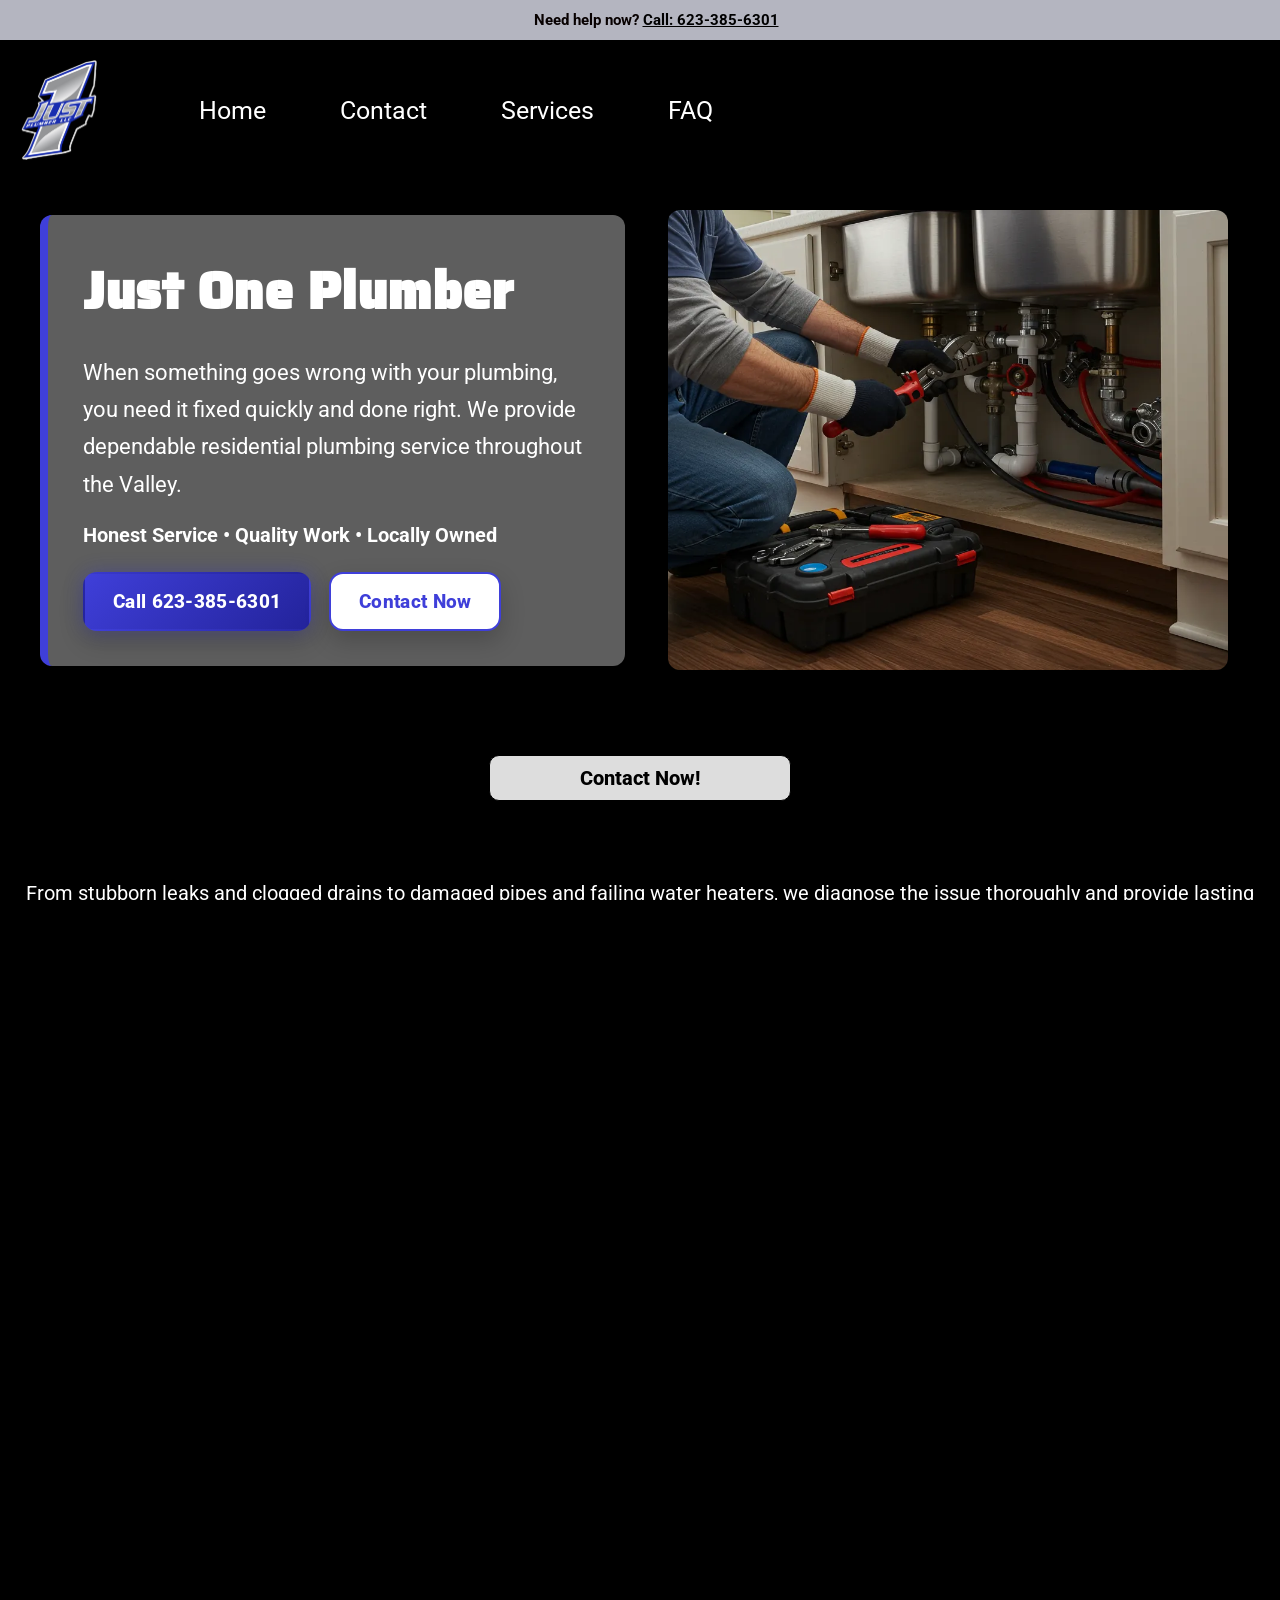
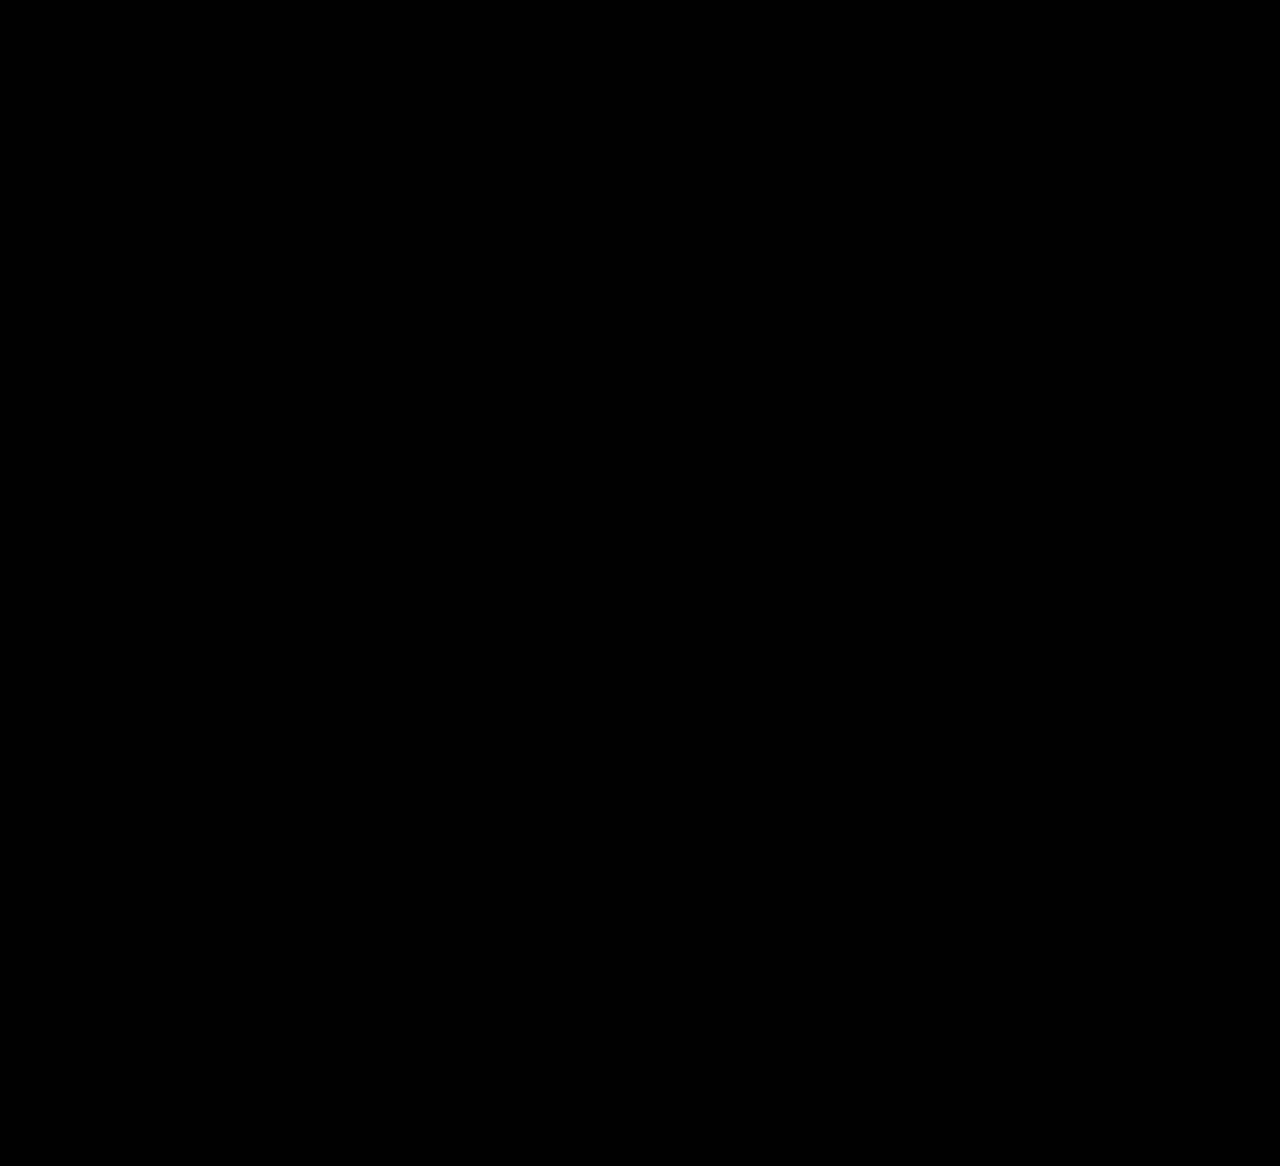
<file: index.html>
<!DOCTYPE html>
<html lang="en">
<head>
        <meta charset="UTF-8">
        <meta name="viewport" content="width=device-width, initial-scale=1.0">
        <title>Just One Plumber | Residential Plumbing in the Valley</title>
        <meta name="description" content="Just One Plumber provides honest, dependable residential plumbing throughout the Valley. Leaks, clogs, water heaters, and more. Call 623-385-6301.">
            <meta name="author" content="Superstition Web Developers">
            <meta property="og:title" content="Just One Plumber | Honest Dependable Plumbing ">
            <meta property="og:description" content="Home Page for Just One Plumber. Click here to learn more!">
            <meta property="og:image" content="images/Justone.PNG">
            <link rel="stylesheet" href="styles/main.css">
            <link rel="apple-touch-icon" sizes="180x180" href="#">
            <link rel="icon" type="image/png" sizes="32x32" href="#">
            <link rel="icon" type="image/png" sizes="16x16" href="#">
            <link rel="icon" href="images/favicon.PNG">
            <script src="js/main.js" defer></script>
            <link rel="preconnect" href="https://fonts.googleapis.com">
            <link rel="preconnect" href="https://fonts.gstatic.com" crossorigin>
            <link href="https://fonts.googleapis.com/css2?family=Roboto:ital,wght@0,100..900;1,100..900&family=Saira+Stencil+One&display=swap" rel="stylesheet">
    </head>
    <body>
    <div class="callnow">
                <p>Need help now? <a href="tel:6233856301">Call: 623-385-6301</a></p>

    </div>
    <header class="site-header">
    <div class="top-bar">
        <a href="index.html" class="logo-link">
            <img src="images/Justone.PNG" class="logo" alt="Just One Plumber Logo">
            
        </a>

        <div class="icon" onclick="hMenu()">
            <div id="hamburger-icon">
                <span></span>
                <span></span>
                <span></span>
            </div>
        </div>
    </div>

    <nav id="links">
        <a href="index.html" class="nav-link">Home</a>
        <a href="contact.html" class="nav-link">Contact</a>
        <a href="services.html" class="nav-link">Services</a>
        <a href="faq.html" class="nav-link">FAQ</a>
    </nav>
</header>
<section class="hero-split">
    <div class="hero-split-left">
        <h1>Just One Plumber</h1>
        <p>
            When something goes wrong with your plumbing, you need it fixed quickly and done right.
            We provide dependable residential plumbing service throughout the Valley.
        </p>
        <h2>Honest Service • Quality Work • Locally Owned</h2>

        <div class="hero-buttons">
            <a href="tel:623-385-6301" class="hero-button primary-hero-button">Call 623-385-6301</a>
            <a href="contact.html" class="hero-button secondary-hero-button">Contact Now</a>
        </div>
    </div>

    <div class="hero-split-right">
        <img src="images/repair.jpg" alt="Sink repair service" class="hero-split-image">
    </div>
</section>
        <div class="contact-section">
            <a href="contact.html" class="contact">Contact Now!</a>
            <p class="description2">From stubborn leaks and clogged drains to damaged pipes and failing water heaters, we diagnose the issue thoroughly and provide lasting solutions—not temporary fixes. With honest communication, quality workmanship, and dependable service, we restore comfort, safety, and reliability to your home’s plumbing system.</p>
            <h3>Click <a href="services.html" class="service-link">HERE</a> for a list of services!</h3>
        </div>
<div class="servicepics">
    <div class="new-build service-reveal-card">
        <img src="images/newcon.png" alt="New construction plumbing service" loading="lazy" class="new-build-img">
        <h2>New Build Plumbing</h2>
        <div class="service-reveal-text">
            <p>
                Building your dream home starts with quality plumbing done right from the beginning.
            </p>
            <a href="newbuild.html" class="service-button">View Services</a>
        </div>
    </div>

    <div class="residential service-reveal-card">
        <img src="images/plumb5.png" alt="Residential plumbing service" loading="lazy" class="residential-img">
        <h2>Residential Services</h2>
        <div class="service-reveal-text">
            <p>
                Dependable residential plumbing help for leaks, clogs, water heaters, and more.
            </p>
            <a href="services.html" class="service-button">Get Help</a>
        </div>
    </div>

    <div class="commercial service-reveal-card">
        <img src="images/plumb3.jpg" alt="Commercial plumbing service" loading="lazy" class="commercial-img">
        <h2>Commercial Plumbing</h2>
        <div class="service-reveal-text">
            <p>
                Professional plumbing support for commercial spaces and service needs.
            </p>
            <a href="services.html" class="service-button">Learn More</a>
        </div>
    </div>
</div>
<section class="reviews">
    <h2>Customer Reviews</h2>

    <div class="review-box">
        <div class="review-stars">★★★★★</div>

        <p id="reviewText"></p>
        <h4 id="reviewAuthor"></h4>

        <div class="review-controls">
            <button class="review-btn" id="prevReview">&#10094;</button>
            <button class="review-btn" id="nextReview">&#10095;</button>
        </div>

        <div class="review-dots">
            <span class="review-dot active-dot" data-index="0"></span>
            <span class="review-dot" data-index="1"></span>
            <span class="review-dot" data-index="2"></span>
            <span class="review-dot" data-index="3"></span>
        </div>
    </div>
</section>
<section class="home-final-banner">
    <img src="images/plumb3.jpg" alt="Professional plumbing help" class="home-final-banner-image">

    <div class="home-final-banner-overlay">
        <h2>Need Plumbing Help You Can Count On?</h2>
        <p>
            Fast, honest, dependable service for homeowners throughout the Valley.
            From leaks and clogs to water heaters and sewer lines, Just One Plumber is ready to help.
        </p>

        <div class="home-final-banner-buttons">
            <a href="tel:623-385-6301" class="hero-button primary-hero-button">Call Now</a>
            <a href="contact.html" class="hero-button secondary-hero-button">Contact Us</a>
        </div>
    </div>
</section>

        <footer>
            <div class="footer-left">
                <p>Just One Plumber, LLC</p>
                <p>Serving the Valley</p>
                <a href="tel:623-385-6301">
                    <p>623-385-6301</p>
                </a>
            </div>
            <div class="footer-right">
                <!-- <a href="https://www.linkedin.com" target="_blank" class="linkedin"><img src="images/linkedin.svg" alt="linkedin link" class="linkedin"></a>
                <a href="https://www.instagram.com" target="_blank" class="instagram"><img src="images/instagram.svg" alt="instagram link" class="instagram"></a> -->
                <p>Juan Ramirez</p>
                <p>&copy; <span id="currentYear"></span> | Just One Plumber, LLC</p>
                <p id="lastModified"></p>
            </div>
    </footer>
</html>

<!--Home Page Wirefrane https://wireframe.cc/AaWsjo -->
<!--Home Page Wirefrane https://wireframe.cc/xMWOjU -->
</file>
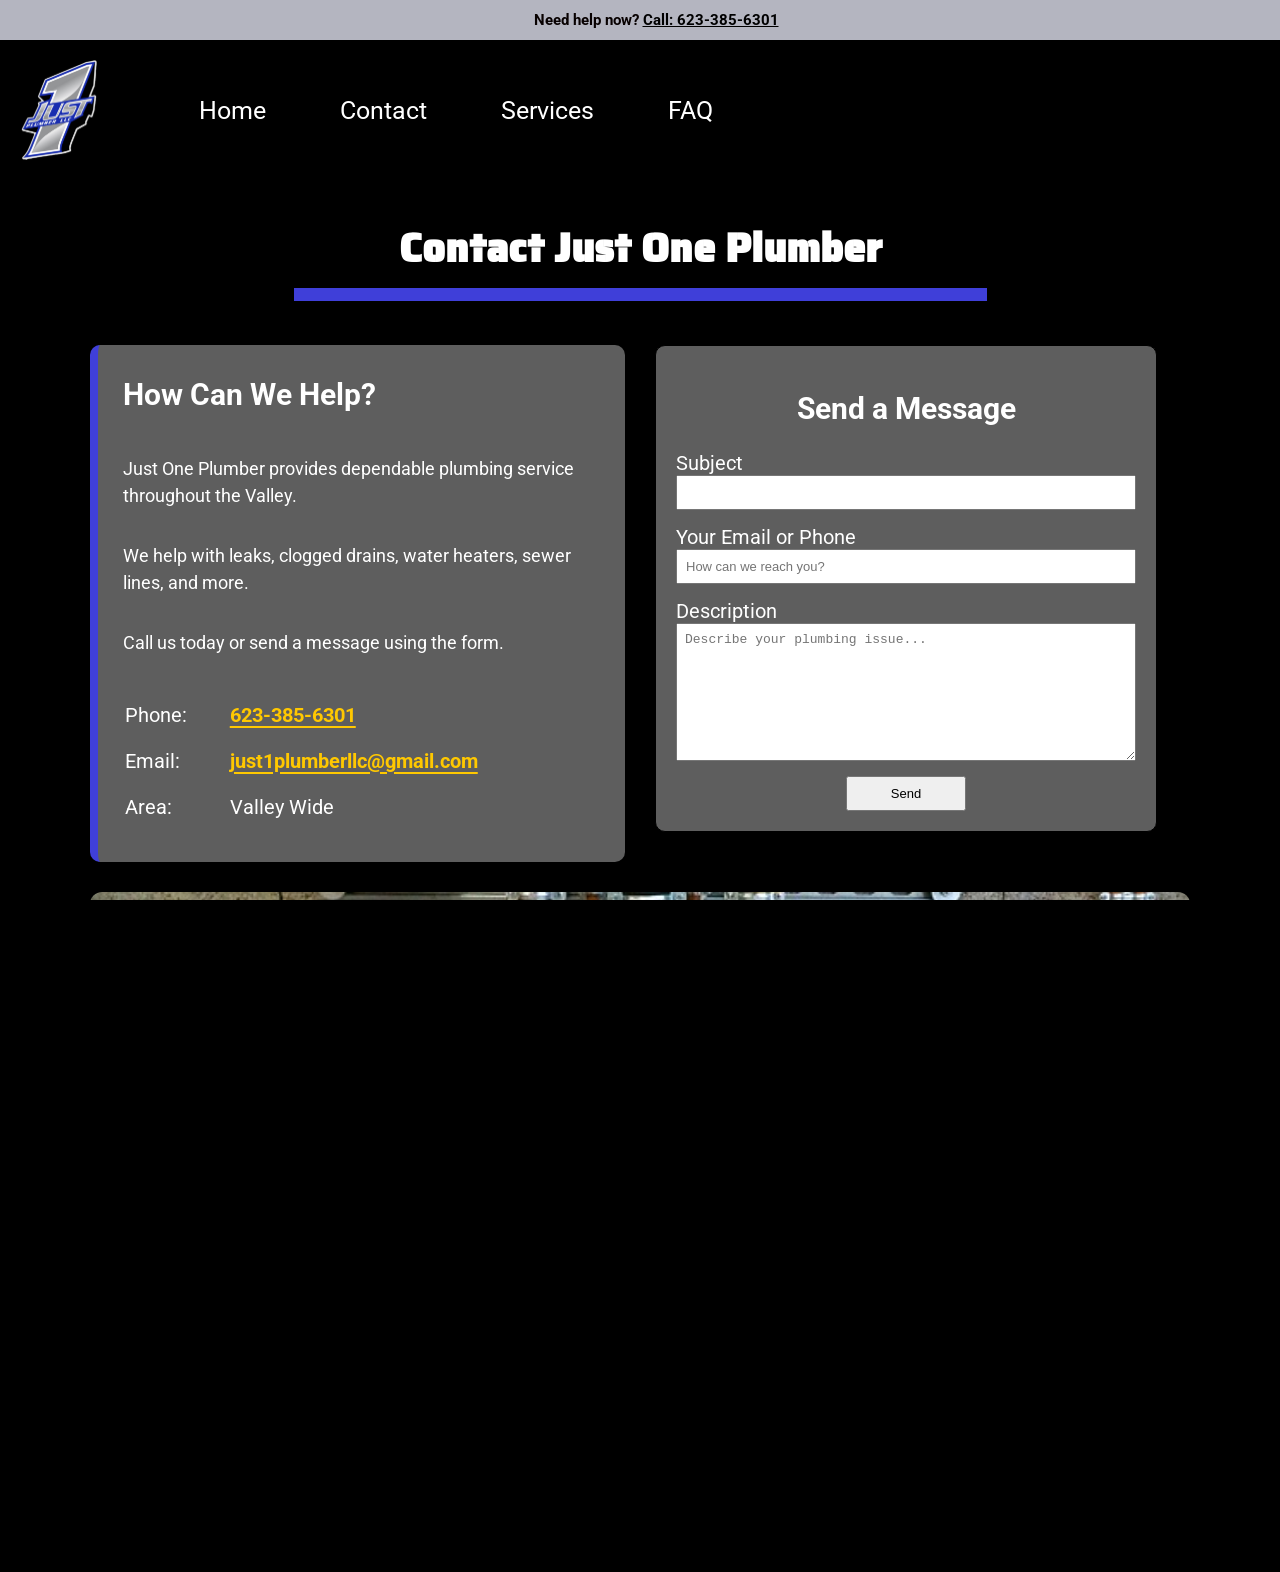
<file: contact.html>
<!DOCTYPE html>
<html lang="en">
<head>
        <meta charset="UTF-8">
        <meta name="viewport" content="width=device-width, initial-scale=1.0">
        <title>Contact Us | Just One Plumber</title>
        <meta name="description" content="Contact Just One Plumber for dependable plumbing service throughout the Valley. Call 623-385-6301 or send us a message.">
            <meta name="author" content="Superstition Web Developers">
            <meta property="og:title" content="Just One Plumber Contact Page">
            <meta property="og:description" content="Contact Page for Just One Plumber. Click here to learn more!">
            <meta property="og:image" content="images/Justone.PNG">
            <link rel="stylesheet" href="styles/main.css">
            <link rel="apple-touch-icon" sizes="180x180" href="#">
            <link rel="icon" type="image/png" sizes="32x32" href="#">
            <link rel="icon" type="image/png" sizes="16x16" href="#">
            <link rel="icon" href="images/favicon.PNG">
            <script src="js/main.js" defer></script>
            <link rel="preconnect" href="https://fonts.googleapis.com">
            <link rel="preconnect" href="https://fonts.gstatic.com" crossorigin>
            <link href="https://fonts.googleapis.com/css2?family=Roboto:ital,wght@0,100..900;1,100..900&family=Saira+Stencil+One&display=swap" rel="stylesheet">
    </head>
 <div class="callnow">
                <p>Need help now? <a href="tel:6233856301">Call: 623-385-6301</a></p>

    </div>
<body class="contact-body">
    <header class="site-header">
    <div class="top-bar">
        <a href="index.html" class="logo-link">
            <img src="images/Justone.PNG" class="logo" alt="Just One Plumber Logo">
        </a>

        <div class="icon" onclick="hMenu()">
            <div id="hamburger-icon">
                <span></span>
                <span></span>
                <span></span>
            </div>
        </div>
    </div>

    <nav id="links">
        <a href="index.html" class="nav-link">Home</a>
        <a href="contact.html" class="nav-link">Contact</a>
        <a href="services.html" class="nav-link">Services</a>
        <a href="faq.html" class="nav-link">FAQ</a>
    </nav>
</header>
        <main class="contact-page-layout">
    <h1 class="name">Contact Just One Plumber</h1>

    <section class="contact-two-column">
        <section class="contact-welcome-box">
            <h2>How Can We Help?</h2>
            <p>
                Just One Plumber provides dependable plumbing service throughout the Valley.
            </p>
            <p>
                We help with leaks, clogged drains, water heaters, sewer lines, and more.
            </p>
            <p>
                Call us today or send a message using the form.
            </p>

            <table class="contact-info contact-info-box">
                <tbody>
                    <tr>
                        <td>Phone:</td>
                        <td><a href="tel:623-385-6301">623-385-6301</a></td>
                    </tr>
                    <tr>
                        <td>Email:</td>
                        <td><a href="mailto:just1plumberllc@gmail.com">just1plumberllc@gmail.com</a></td>
                    </tr>
                    <tr>
                        <td>Area:</td>
                        <td>Valley Wide</td>
                    </tr>
                </tbody>
            </table>
        </section>

        <section class="contact-box">
            <h2>Send a Message</h2>
            <form action="mailto:just1plumberllc@gmail.com" method="post" enctype="text/plain">
                <label for="subject">Subject</label>
                <input type="text" id="subject" name="subject">

                <label for="contact">Your Email or Phone</label>
                <input type="text" id="contact" name="contact" required placeholder="How can we reach you?">

                <label for="description">Description</label>
                <textarea id="description" name="description" required placeholder="Describe your plumbing issue..."></textarea>


                <input type="submit" value="Send">
            </form>
        </section>
    </section>

    <section class="contact-bottom-image-section">
        <img src="images/pipes.jpg" alt="Plumber at work" class="contact-bottom-image">
    </section>
</main>
        <a href="index.html" class="services-home-button">Return Home</a>
    <footer>
            <div class="footer-left">
                <p>Just One Plumber, LLC</p>
                <p>Serving the Valley</p>
                <a href="tel:623-385-6301">
                    <p>623-385-6301</p>
                </a>
            </div>
            <div class="footer-right">
                <!-- <a href="https://www.linkedin.com" target="_blank" class="linkedin"><img src="images/linkedin.svg" alt="linkedin link" class="linkedin"></a>
                <a href="https://www.instagram.com" target="_blank" class="instagram"><img src="images/instagram.svg" alt="instagram link" class="instagram"></a> -->
                <p>Juan Ramirez</p>
                <p>&copy; <span id="currentYear"></span> | Just One Plumber, LLC</p>
                <p id="lastModified"></p>
            </div>
        </footer>
</body>
</html>
</file>
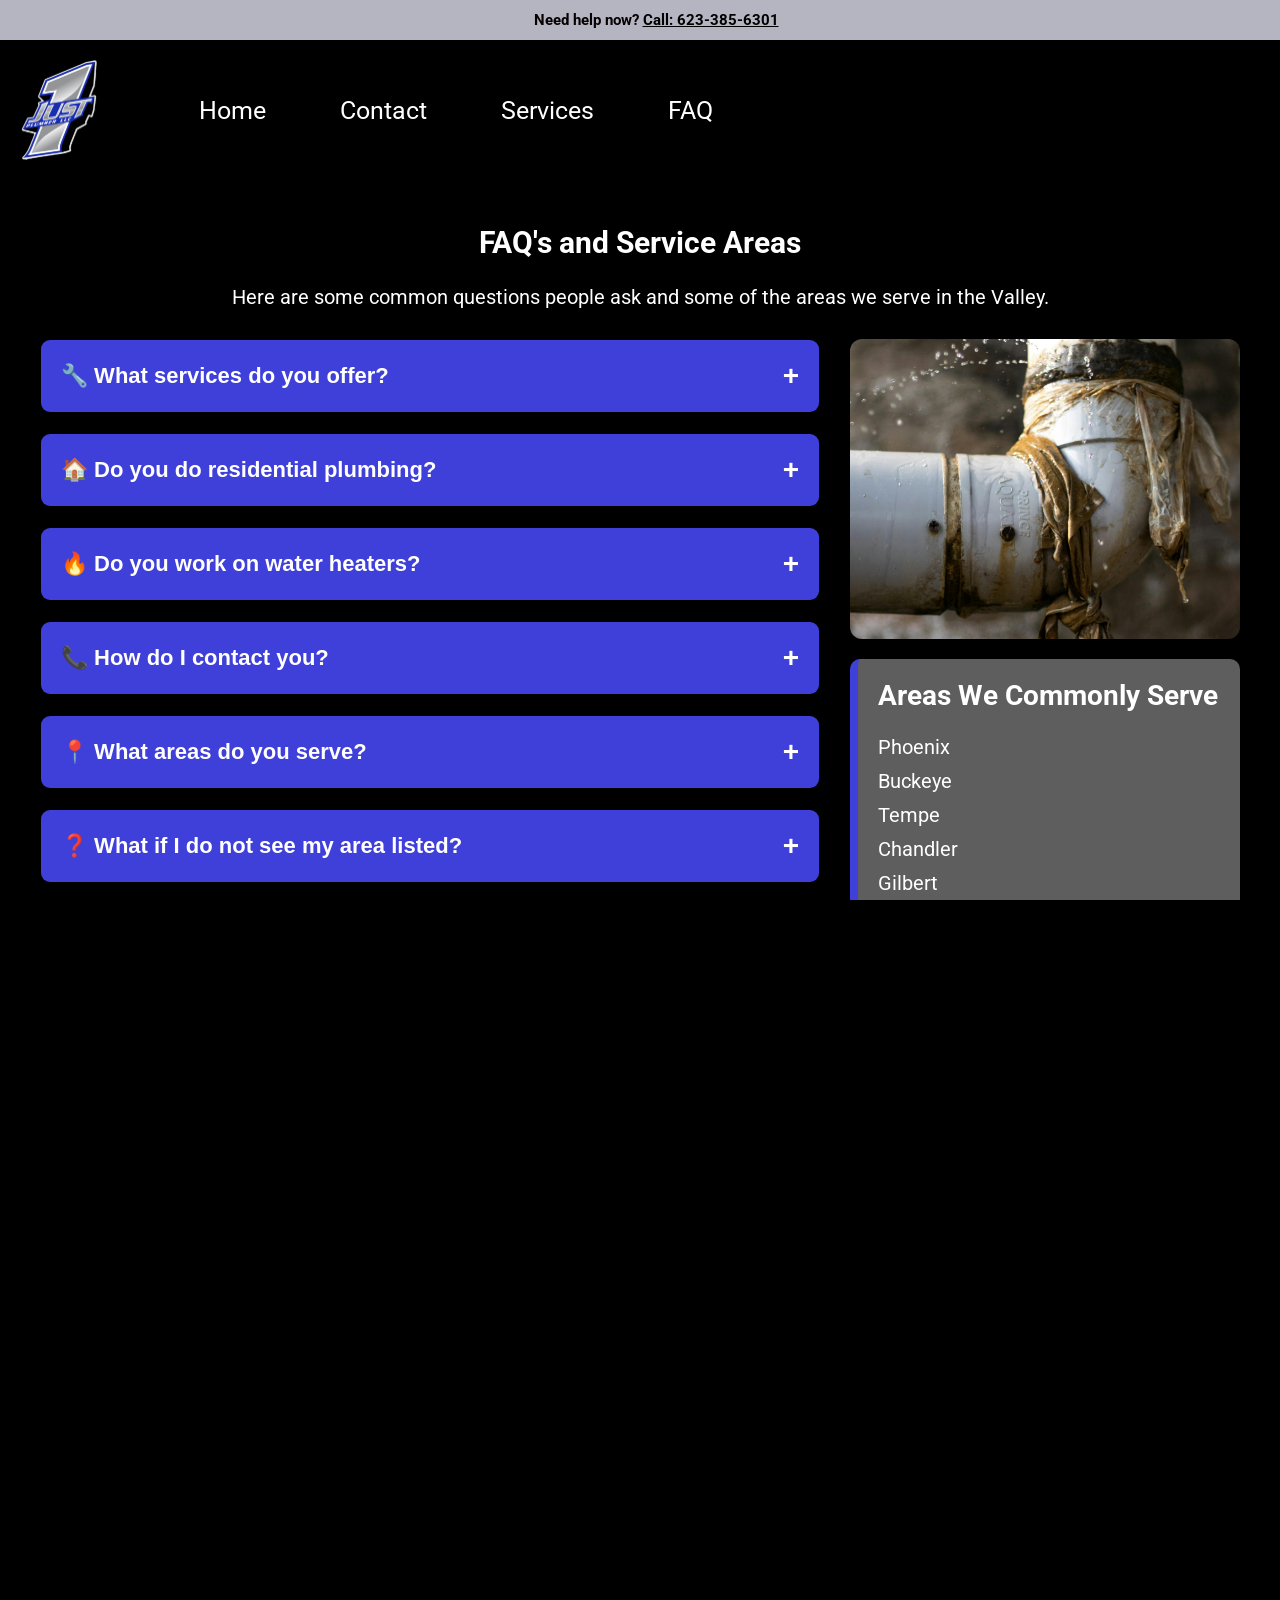
<file: faq.html>
<!DOCTYPE html>
<html lang="en">
<head>
    <meta charset="UTF-8">
    <meta name="viewport" content="width=device-width, initial-scale=1.0">
    <title>FAQ & Service Areas | Just One Plumber</title>
    <meta name="description" content="Frequently asked questions about Just One Plumber. Serving Phoenix, Mesa, Chandler, Gilbert, Tempe, Scottsdale, and Buckeye.">
    <meta name="author" content="Superstition Web Developers">
    <meta property="og:title" content="Just One Plumber FAQ">
    <meta property="og:description" content="FAQ and service areas for Just One Plumber.">
    <meta property="og:image" content="images/Justone.PNG">
    <link rel="stylesheet" href="styles/main.css">
    <link rel="icon" href="images/favicon.PNG">
    <script src="js/main.js" defer></script>
    <link rel="preconnect" href="https://fonts.googleapis.com">
    <link rel="preconnect" href="https://fonts.gstatic.com" crossorigin>
    <link href="https://fonts.googleapis.com/css2?family=Roboto:ital,wght@0,100..900;1,100..900&family=Saira+Stencil+One&display=swap" rel="stylesheet">
</head>
<body>
     <div class="callnow">
                <p>Need help now? <a href="tel:6233856301">Call: 623-385-6301</a></p>

    </div>
    <header class="site-header">
    <div class="top-bar">
        <a href="index.html" class="logo-link">
            <img src="images/Justone.PNG" class="logo" alt="Just One Plumber Logo">
        </a>

        <div class="icon" onclick="hMenu()">
            <div id="hamburger-icon">
                <span></span>
                <span></span>
                <span></span>
            </div>
        </div>
    </div>

    <nav id="links">
        <a href="index.html" class="nav-link">Home</a>
        <a href="contact.html" class="nav-link">Contact</a>
        <a href="services.html" class="nav-link">Services</a>
        <a href="faq.html" class="nav-link">FAQ</a>
    </nav>
</header>
    <main class="faq-page">
        <section class="faq-top">
            <h1 class="services-title">FAQ's and Service Areas</h1>
            <p class="services-intro">
                Here are some common questions people ask and some of the areas we serve in the Valley.
            </p>
        </section>

        <section class="faq-layout">
            <div class="faq-left">
                <section class="faq-item">
                    <button class="faq-question">
                        <span>🔧 What services do you offer?</span>
                        <span class="faq-symbol">+</span>
                    </button>
                    <div class="faq-answer">
                        <p>
                            We offer plumbing services like drain cleaning, leak detection,
                            water heater repair, sewer line repair, fixture installation, and more.
                        </p>
                    </div>
                </section>

                <section class="faq-item">
                    <button class="faq-question">
                        <span>🏠 Do you do residential plumbing?</span>
                        <span class="faq-symbol">+</span>
                    </button>
                    <div class="faq-answer">
                        <p>
                            Yes! We help homeowners with plumbing repairs and other plumbing needs.
                        </p>
                    </div>
                </section>

                <section class="faq-item">
                    <button class="faq-question">
                        <span>🔥 Do you work on water heaters?</span>
                        <span class="faq-symbol">+</span>
                    </button>
                    <div class="faq-answer">
                        <p>
                            Absolutely! We can help with water heater repairs and related plumbing concerns.
                        </p>
                    </div>
                </section>

                <section class="faq-item">
                    <button class="faq-question">
                        <span>📞 How do I contact you?</span>
                        <span class="faq-symbol">+</span>
                    </button>
                    <div class="faq-answer">
                        <p>
                            You can call us at <a href="tel:623-385-6301">623-385-6301</a>
                            or go to our <a href="contact.html" class="contact-link">Contact Page</a>.
                        </p>
                    </div>
                </section>

                <section class="faq-item">
                    <button class="faq-question">
                        <span>📍 What areas do you serve?</span>
                        <span class="faq-symbol">+</span>
                    </button>
                    <div class="faq-answer">
                        <p>
                            We primarily serve the Valley, including Phoenix, Mesa, Chandler, Gilbert,
                            Tempe, and Scottsdale.
                        </p>
                    </div>
                </section>

                <section class="faq-item">
                    <button class="faq-question">
                        <span>❓ What if I do not see my area listed?</span>
                        <span class="faq-symbol">+</span>
                    </button>
                    <div class="faq-answer">
                        <p>
                            Give us a call! We may still be able to help.
                        </p>
                    </div>
                </section>
            </div>

            <div class="faq-right">
                <img src="images/plumb2.jpg" alt="Plumber at work" class="faq-side-image">

                <section class="faq-side-box">
                    <h2>Areas We Commonly Serve</h2>
                    <p>Phoenix</p>
                    <p>Buckeye</p>
                    <p>Tempe</p>
                    <p>Chandler</p>
                    <p>Gilbert</p>
                    <p>Mesa</p>
                    <p>Scottsdale</p>
                </section>
            </div>
        </section>

        <section class="faq-bottom">
            <img src="images/plumb4.jpg" alt="Residential plumbing service" class="faq-bottom-image">

            <div class="faq-bottom-buttons">
                <a href="contact.html" class="services-home-button">Contact Now!</a>
                <a href="index.html" class="services-home-button">Return Home</a>
            </div>
        </section>
    </main>

    <footer>
        <div class="footer-left">
            <p>Just One Plumber, LLC</p>
            <p>Serving the Valley</p>
            <a href="tel:623-385-6301">
                <p>623-385-6301</p>
            </a>
        </div>
        <div class="footer-right">
            <p>Juan Ramirez</p>
            <p>&copy; <span id="currentYear"></span> | Just One Plumber, LLC</p>
            <p id="lastModified"></p>
        </div>
    </footer>
</body>
</html>
</file>
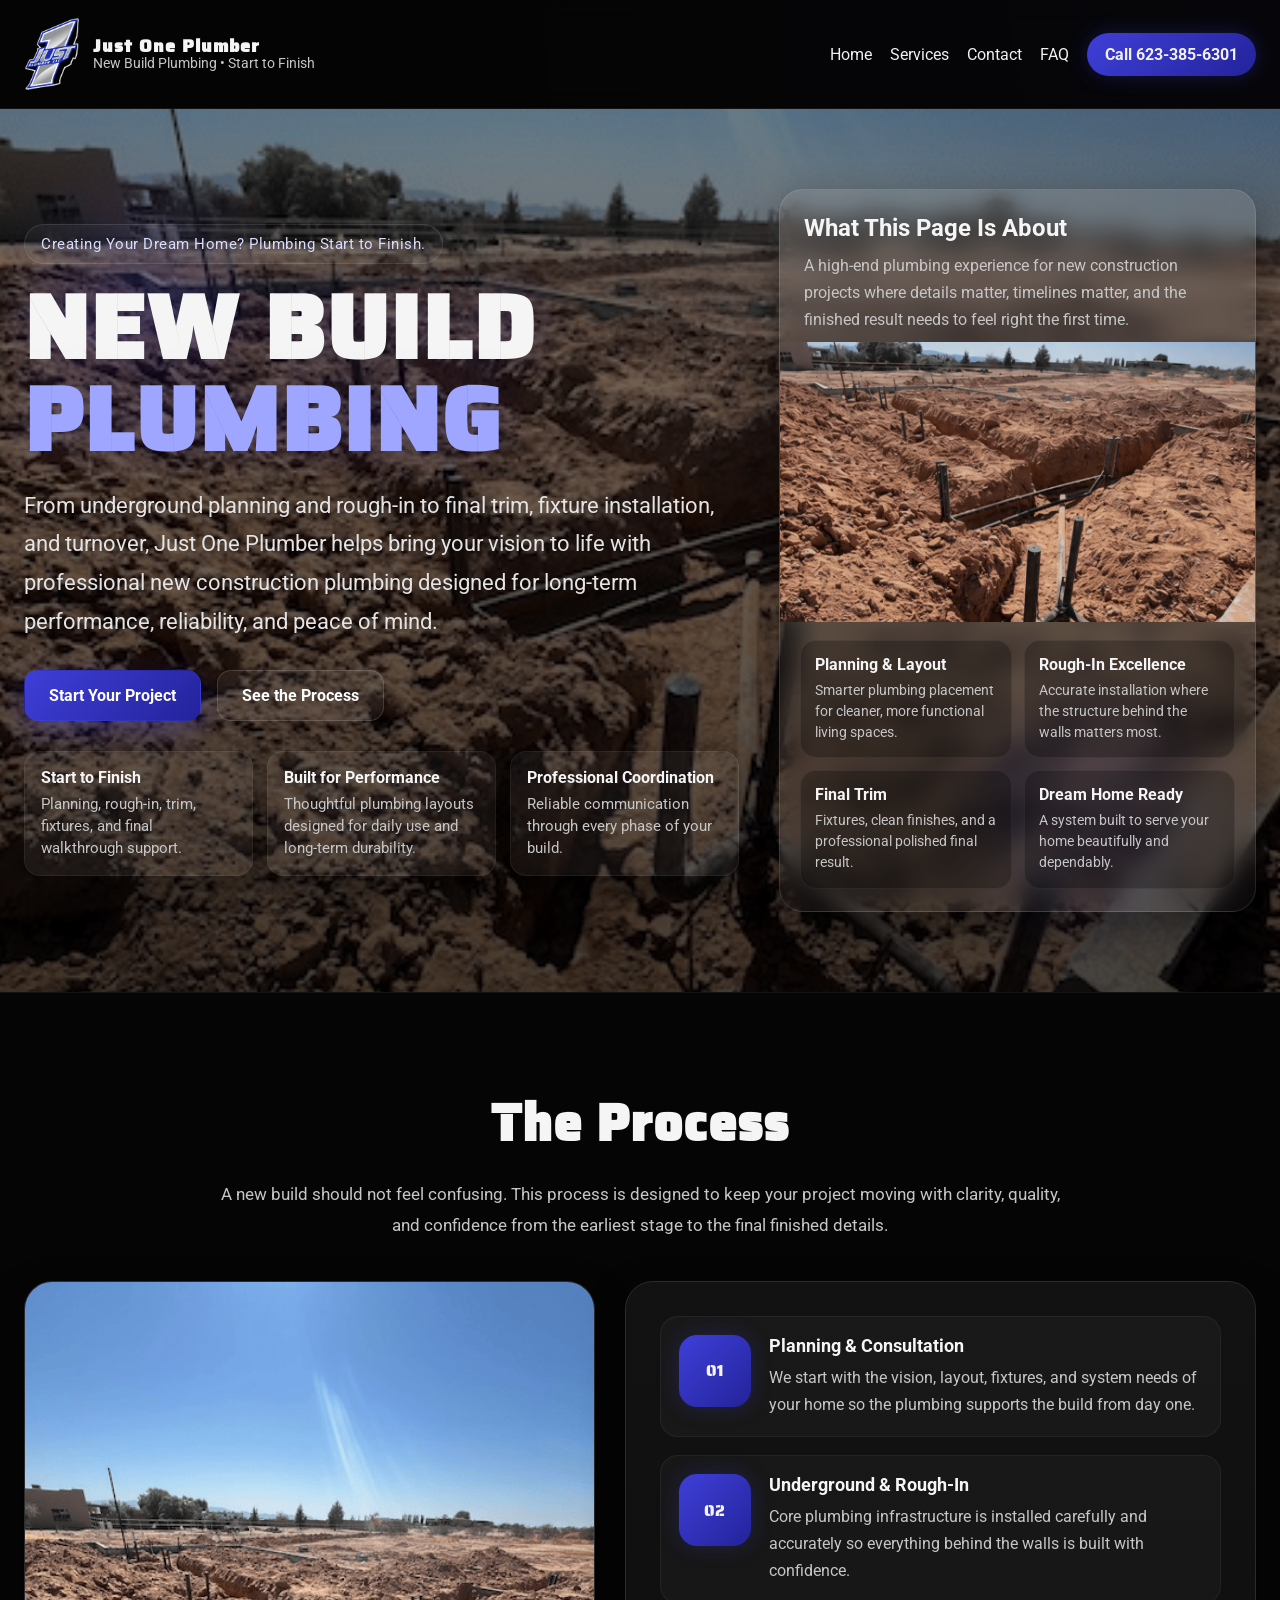
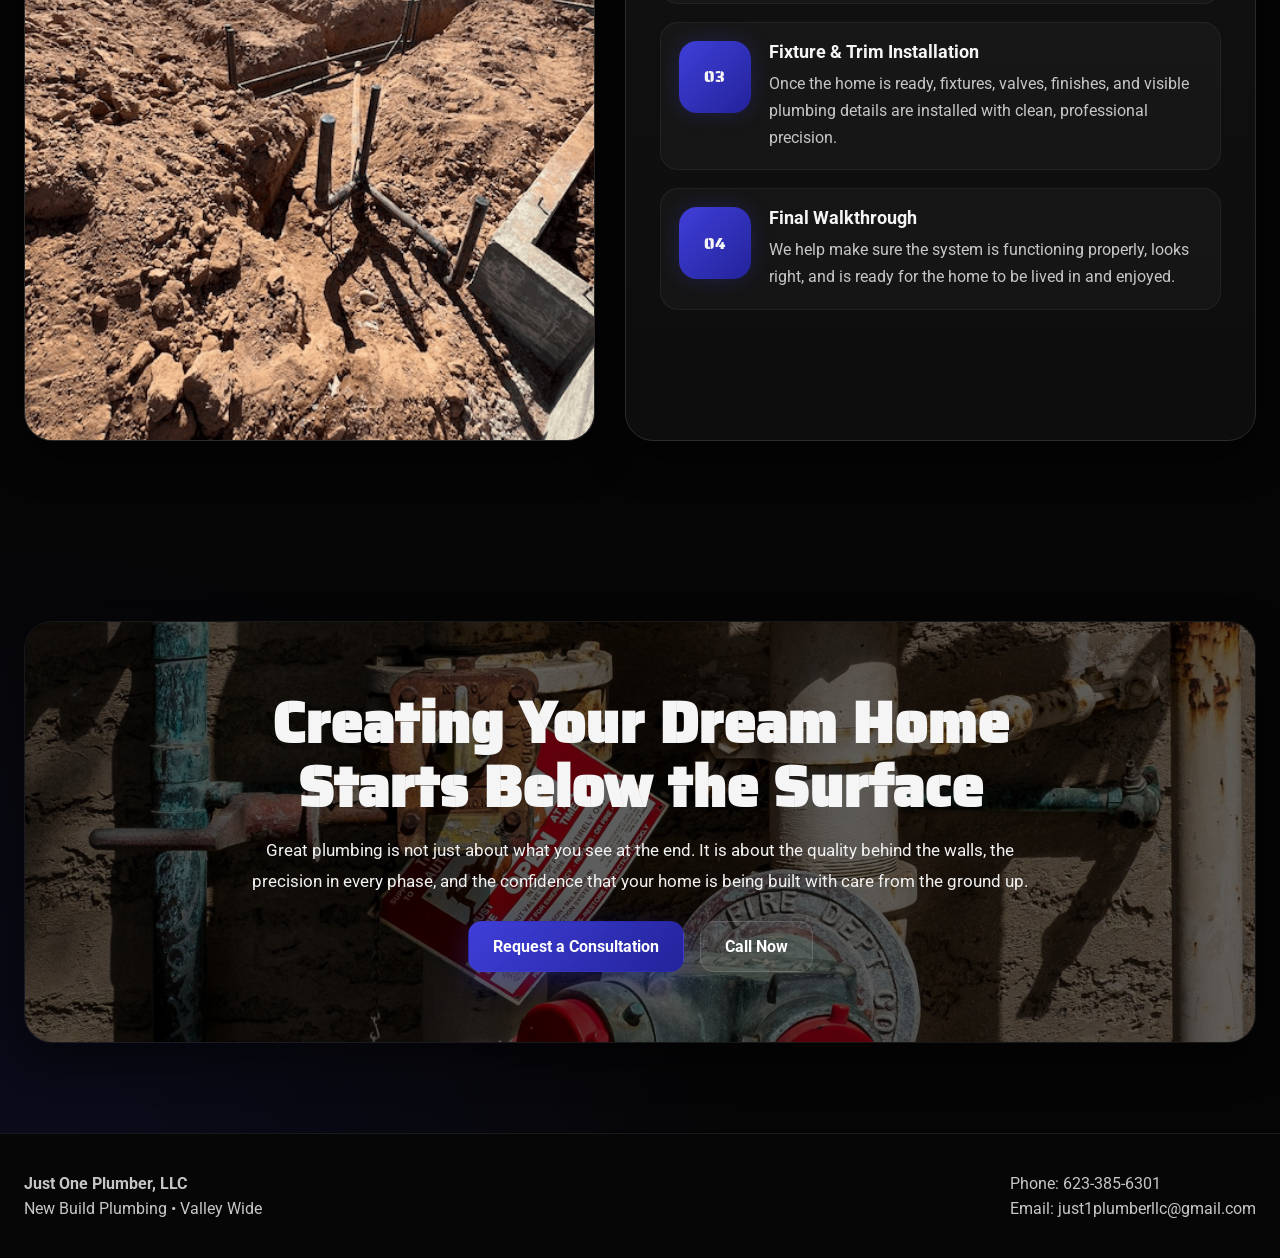
<file: newbuild.html>
<!DOCTYPE html>
<html lang="en">
<head>
  <meta charset="UTF-8" />
  <meta name="viewport" content="width=device-width, initial-scale=1.0" />
  <title>New Build Plumbing | Just One Plumber</title>
  <meta name="description" content="Creating your dream home? Just One Plumber provides professional new build plumbing from planning to final fixture installation." />
  <link rel="icon" href="images/favicon.PNG" />
  <link rel="preconnect" href="https://fonts.googleapis.com">
  <link rel="preconnect" href="https://fonts.gstatic.com" crossorigin>
  <link href="https://fonts.googleapis.com/css2?family=Roboto:wght@300;400;500;700;900&family=Saira+Stencil+One&display=swap" rel="stylesheet">

  <style>
    :root {
      --bg: #050505;
      --panel: #111111;
      --panel-2: #171717;
      --line: #2b2b2b;
      --text: #f5f5f5;
      --muted: #c6c6c6;
      --blue: rgb(63, 63, 217);
      --blue-dark: rgb(35, 35, 155);
      --glow: rgba(85, 85, 255, 0.35);
      --shadow: 0 18px 40px rgba(0, 0, 0, 0.45);
    }

    * {
      box-sizing: border-box;
    }

    html {
      scroll-behavior: smooth;
    }

    body {
      margin: 0;
      font-family: 'Roboto', sans-serif;
      background:
        radial-gradient(circle at top right, rgba(70, 70, 255, 0.13), transparent 25%),
        radial-gradient(circle at bottom left, rgba(70, 70, 255, 0.10), transparent 25%),
        var(--bg);
      color: var(--text);
      overflow-x: hidden;
    }

    a {
      color: inherit;
      text-decoration: none;
    }

    img {
      max-width: 100%;
      display: block;
    }

    .site-header {
      position: sticky;
      top: 0;
      z-index: 1000;
      backdrop-filter: blur(12px);
      background-color: rgba(5, 5, 5, 0.82);
      border-bottom: 1px solid rgba(255, 255, 255, 0.06);
    }

    .nav-wrap {
      max-width: 1280px;
      margin: 0 auto;
      padding: 18px 24px;
      display: flex;
      align-items: center;
      justify-content: space-between;
      gap: 20px;
    }

    .brand {
      display: flex;
      align-items: center;
      gap: 14px;
      min-width: 0;
    }

    .brand img {
      height: 72px;
      width: auto;
    }

    .brand-text {
      display: flex;
      flex-direction: column;
      line-height: 1.1;
    }

    .brand-text strong {
      font-family: 'Saira Stencil One', sans-serif;
      font-size: 1.15rem;
      letter-spacing: 1px;
    }

    .brand-text span {
      color: var(--muted);
      font-size: 0.88rem;
    }

    .nav-links {
      display: flex;
      flex-wrap: wrap;
      gap: 18px;
      align-items: center;
    }

    .nav-links a {
      color: #f1f1f1;
      font-size: 1rem;
      transition: color 0.2s ease;
    }

    .nav-links a:hover {
      color: #9fa6ff;
    }

    .nav-cta {
      padding: 12px 18px;
      border-radius: 999px;
      background: linear-gradient(135deg, var(--blue), var(--blue-dark));
      box-shadow: 0 0 20px rgba(63, 63, 217, 0.28);
      font-weight: 700;
    }

    .hero {
      position: relative;
      min-height: 92vh;
      display: grid;
      place-items: center;
      overflow: hidden;
      border-bottom: 1px solid rgba(255,255,255,0.06);
    }

    .hero-bg {
      position: absolute;
      inset: 0;
      background:
        linear-gradient(rgba(0,0,0,0.45), rgba(0,0,0,0.72)),
        url("images/fullnew.png") center/cover no-repeat;
      transform: scale(1.04);
    }

    .hero-grid {
      position: relative;
      z-index: 2;
      max-width: 1280px;
      width: 100%;
      margin: 0 auto;
      padding: 80px 24px;
      display: grid;
      grid-template-columns: 1.2fr .8fr;
      gap: 40px;
      align-items: center;
    }

    .hero-copy {
      max-width: 760px;
    }

    .eyebrow {
      display: inline-flex;
      align-items: center;
      gap: 10px;
      margin-bottom: 18px;
      padding: 10px 16px;
      border: 1px solid rgba(255,255,255,0.10);
      border-radius: 999px;
      background: rgba(255,255,255,0.04);
      color: #d9dcff;
      font-size: 0.92rem;
      letter-spacing: 0.5px;
    }

    .hero h1 {
      margin: 0 0 18px 0;
      font-family: 'Saira Stencil One', sans-serif;
      font-size: clamp(2.6rem, 7vw, 5.6rem);
      line-height: 1.02;
      letter-spacing: 2px;
      text-transform: uppercase;
      text-shadow: 0 0 40px rgba(63, 63, 217, 0.18);
    }

    .hero h1 span {
      color: #9fa6ff;
    }

    .hero-lead {
      font-size: clamp(1.05rem, 2vw, 1.35rem);
      line-height: 1.8;
      color: #e4e4e4;
      max-width: 720px;
      margin-bottom: 28px;
    }

    .hero-actions {
      display: flex;
      flex-wrap: wrap;
      gap: 16px;
      margin-bottom: 30px;
    }

    .btn {
      display: inline-flex;
      align-items: center;
      justify-content: center;
      padding: 15px 24px;
      border-radius: 14px;
      font-weight: 700;
      transition: transform 0.2s ease, box-shadow 0.2s ease, background-color 0.2s ease;
      cursor: pointer;
      border: 1px solid transparent;
    }

    .btn-primary {
      color: white;
      background: linear-gradient(135deg, var(--blue), var(--blue-dark));
      box-shadow: 0 10px 30px rgba(63, 63, 217, 0.32);
    }

    .btn-primary:hover {
      transform: translateY(-2px);
    }

    .btn-secondary {
      color: white;
      background: rgba(255,255,255,0.06);
      border-color: rgba(255,255,255,0.14);
    }

    .btn-secondary:hover {
      background: rgba(255,255,255,0.11);
      transform: translateY(-2px);
    }

    .hero-points {
      display: grid;
      grid-template-columns: repeat(3, 1fr);
      gap: 14px;
      max-width: 760px;
    }

    .hero-point {
      padding: 16px;
      background: rgba(255,255,255,0.05);
      border: 1px solid rgba(255,255,255,0.06);
      border-radius: 16px;
      box-shadow: var(--shadow);
    }

    .hero-point strong {
      display: block;
      font-size: 1.02rem;
      margin-bottom: 6px;
    }

    .hero-point span {
      font-size: 0.92rem;
      color: var(--muted);
      line-height: 1.5;
    }

    .hero-panel {
      position: relative;
    }

    .floating-card {
      background: linear-gradient(180deg, rgba(255,255,255,0.10), rgba(255,255,255,0.04));
      border: 1px solid rgba(255,255,255,0.10);
      border-radius: 24px;
      box-shadow: var(--shadow);
      backdrop-filter: blur(12px);
      overflow: hidden;
    }

    .floating-card-top {
      padding: 24px 24px 8px;
    }

    .floating-card-top h3 {
      margin: 0 0 10px 0;
      font-size: 1.5rem;
    }

    .floating-card-top p {
      margin: 0;
      color: var(--muted);
      line-height: 1.7;
    }

    .floating-card-image {
      height: 280px;
      object-fit: cover;
      width: 100%;
      filter: brightness(0.9);
    }

    .floating-card-bottom {
      display: grid;
      grid-template-columns: repeat(2, 1fr);
      gap: 12px;
      padding: 18px 20px 22px;
    }

    .micro-stat {
      background: rgba(0,0,0,0.25);
      border: 1px solid rgba(255,255,255,0.06);
      border-radius: 16px;
      padding: 14px;
    }

    .micro-stat strong {
      display: block;
      font-size: 1rem;
      margin-bottom: 6px;
    }

    .micro-stat span {
      color: var(--muted);
      font-size: 0.9rem;
      line-height: 1.4;
    }

    .section {
      max-width: 1280px;
      margin: 0 auto;
      padding: 90px 24px;
    }

    .section-head {
      max-width: 840px;
      margin: 0 auto 40px;
      text-align: center;
    }

    .section-head h2 {
      margin: 0 0 16px;
      font-family: 'Saira Stencil One', sans-serif;
      font-size: clamp(2rem, 4vw, 3.2rem);
      letter-spacing: 1px;
    }

    .section-head p {
      margin: 0;
      color: var(--muted);
      line-height: 1.8;
      font-size: 1.08rem;
    }

    .feature-band {
      display: grid;
      grid-template-columns: repeat(4, 1fr);
      gap: 18px;
    }

    .feature-chip {
      background: linear-gradient(180deg, #141414, #0d0d0d);
      border: 1px solid var(--line);
      border-radius: 22px;
      padding: 22px;
      box-shadow: var(--shadow);
      transition: transform 0.25s ease, border-color 0.25s ease;
    }

    .feature-chip:hover {
      transform: translateY(-6px);
      border-color: rgba(63, 63, 217, 0.4);
    }

    .feature-chip h3 {
      margin: 0 0 10px;
      font-size: 1.12rem;
    }

    .feature-chip p {
      margin: 0;
      color: var(--muted);
      line-height: 1.6;
      font-size: 0.96rem;
    }

    .process-wrap {
      display: grid;
      grid-template-columns: 0.95fr 1.05fr;
      gap: 30px;
      align-items: stretch;
    }

    .showcase-card,
    .process-card,
    .cta-panel,
    .lux-card {
      background: linear-gradient(180deg, #121212, #0d0d0d);
      border: 1px solid var(--line);
      border-radius: 28px;
      box-shadow: var(--shadow);
      overflow: hidden;
    }

    .showcase-card img {
      height: 100%;
      min-height: 560px;
      width: 100%;
      object-fit: cover;
    }

    .process-card {
      padding: 34px;
    }

    .process-list {
      display: grid;
      gap: 18px;
    }

    .step {
      display: grid;
      grid-template-columns: 72px 1fr;
      gap: 18px;
      align-items: start;
      padding: 18px;
      border-radius: 18px;
      background: rgba(255,255,255,0.03);
      border: 1px solid rgba(255,255,255,0.05);
    }

    .step-num {
      width: 72px;
      height: 72px;
      border-radius: 18px;
      display: grid;
      place-items: center;
      font-family: 'Saira Stencil One', sans-serif;
      background: linear-gradient(135deg, var(--blue), var(--blue-dark));
      box-shadow: 0 0 22px rgba(63,63,217,0.25);
    }

    .step h3 {
      margin: 0 0 8px;
      font-size: 1.14rem;
    }

    .step p {
      margin: 0;
      color: var(--muted);
      line-height: 1.7;
    }

    .services-grid {
      display: grid;
      grid-template-columns: repeat(3, 1fr);
      gap: 24px;
    }

    .lux-card {
      position: relative;
      min-height: 360px;
      overflow: hidden;
      transition: transform 0.3s ease, border-color 0.3s ease;
    }

    .lux-card:hover {
      transform: translateY(-8px);
      border-color: rgba(63,63,217,0.35);
    }

    .lux-card img {
      height: 100%;
      width: 100%;
      object-fit: cover;
      filter: brightness(0.48);
      transition: transform 0.35s ease, filter 0.35s ease;
    }

    .lux-card:hover img {
      transform: scale(1.06);
      filter: brightness(0.38);
    }

    .lux-card-content {
      position: absolute;
      inset: 0;
      padding: 26px;
      display: flex;
      flex-direction: column;
      justify-content: end;
      text-align: left;
      background: linear-gradient(to top, rgba(0,0,0,0.82), rgba(0,0,0,0.16));
    }

    .lux-card-content h3 {
      margin: 0 0 10px;
      font-size: 1.45rem;
    }

    .lux-card-content p {
      margin: 0 0 16px;
      color: #e7e7e7;
      line-height: 1.7;
    }

    .bullet-grid {
      display: grid;
      grid-template-columns: repeat(2, 1fr);
      gap: 12px;
      margin-top: 16px;
    }

    .bullet {
      padding: 14px 16px;
      border-radius: 16px;
      background: rgba(255,255,255,0.04);
      border: 1px solid rgba(255,255,255,0.05);
      color: var(--muted);
      font-size: 0.96rem;
    }

    .cta-strip {
      position: relative;
      border-radius: 28px;
      overflow: hidden;
      box-shadow: var(--shadow);
      border: 1px solid rgba(255,255,255,0.07);
    }

    .cta-strip img {
      height: 420px;
      width: 100%;
      object-fit: cover;
      filter: brightness(0.38);
    }

    .cta-strip-content {
      position: absolute;
      inset: 0;
      display: grid;
      place-items: center;
      text-align: center;
      padding: 32px;
    }

    .cta-strip-inner {
      max-width: 920px;
    }

    .cta-strip-inner h2 {
      margin: 0 0 16px;
      font-family: 'Saira Stencil One', sans-serif;
      font-size: clamp(2rem, 5vw, 3.6rem);
      line-height: 1.1;
    }

    .cta-strip-inner p {
      margin: 0 auto 24px;
      max-width: 820px;
      color: #f1f1f1;
      line-height: 1.8;
      font-size: 1.08rem;
    }

    .footer {
      border-top: 1px solid rgba(255,255,255,0.08);
      background: #060606;
      padding: 34px 24px;
    }

    .footer-wrap {
      max-width: 1280px;
      margin: 0 auto;
      display: flex;
      justify-content: space-between;
      gap: 20px;
      flex-wrap: wrap;
    }

    .footer p {
      margin: 6px 0;
      color: var(--muted);
    }

    .glow-orb {
      position: absolute;
      border-radius: 999px;
      filter: blur(40px);
      opacity: 0.45;
      pointer-events: none;
    }

    .orb-1 {
      width: 180px;
      height: 180px;
      background: rgba(63, 63, 217, 0.30);
      top: 10%;
      left: 4%;
      animation: floaty 8s ease-in-out infinite;
    }

    .orb-2 {
      width: 220px;
      height: 220px;
      background: rgba(110, 110, 255, 0.22);
      bottom: 8%;
      right: 6%;
      animation: floaty 10s ease-in-out infinite;
    }

    .reveal {
      opacity: 0;
      transform: translateY(36px);
      transition: opacity 0.7s ease, transform 0.7s ease;
    }

    .reveal.show {
      opacity: 1;
      transform: translateY(0);
    }

    @keyframes floaty {
      0%, 100% { transform: translateY(0px) translateX(0px); }
      50% { transform: translateY(-18px) translateX(8px); }
    }

    @media (max-width: 1080px) {
      .hero-grid,
      .process-wrap {
        grid-template-columns: 1fr;
      }

      .feature-band {
        grid-template-columns: repeat(2, 1fr);
      }

      .services-grid {
        grid-template-columns: 1fr 1fr;
      }

      .hero-panel {
        max-width: 760px;
      }
    }

    @media (max-width: 760px) {
      .nav-wrap {
        flex-direction: column;
        align-items: flex-start;
      }

      .nav-links {
        width: 100%;
        gap: 12px;
      }

      .hero {
        min-height: auto;
      }

      .hero-grid {
        padding-top: 50px;
        padding-bottom: 50px;
      }

      .hero-point,
      .micro-stat,
      .feature-chip,
      .bullet {
        border-radius: 14px;
      }

      .hero-points,
      .feature-band,
      .services-grid,
      .bullet-grid {
        grid-template-columns: 1fr;
      }

      .floating-card-image,
      .showcase-card img,
      .cta-strip img {
        min-height: 0;
        height: 280px;
      }

      .hero h1 {
        letter-spacing: 1px;
      }

      .section {
        padding: 70px 20px;
      }
    }
  </style>
</head>
<body>
  <header class="site-header">
    <div class="nav-wrap">
      <a href="index.html" class="brand">
        <img src="images/Justone.PNG" alt="Just One Plumber logo">
        <div class="brand-text">
          <strong>Just One Plumber</strong>
          <span>New Build Plumbing • Start to Finish</span>
        </div>
      </a>

      <nav class="nav-links">
        <a href="index.html">Home</a>
        <a href="services.html">Services</a>
        <a href="contact.html">Contact</a>
        <a href="faq.html">FAQ</a>
        <a href="tel:623-385-6301" class="nav-cta">Call 623-385-6301</a>
      </nav>
    </div>
  </header>

  <section class="hero">
    <div class="hero-bg"></div>
    <div class="glow-orb orb-1"></div>
    <div class="glow-orb orb-2"></div>

    <div class="hero-grid">
      <div class="hero-copy reveal">
        <div class="eyebrow">Creating Your Dream Home? Plumbing Start to Finish.</div>
        <h1>New Build <span>Plumbing</span></h1>
        <p class="hero-lead">
          From underground planning and rough-in to final trim, fixture installation, and turnover,
          Just One Plumber helps bring your vision to life with professional new construction plumbing
          designed for long-term performance, reliability, and peace of mind.
        </p>

        <div class="hero-actions">
          <a href="contact.html" class="btn btn-primary">Start Your Project</a>
          <a href="#process" class="btn btn-secondary">See the Process</a>
        </div>

        <div class="hero-points">
          <div class="hero-point">
            <strong>Start to Finish</strong>
            <span>Planning, rough-in, trim, fixtures, and final walkthrough support.</span>
          </div>
          <div class="hero-point">
            <strong>Built for Performance</strong>
            <span>Thoughtful plumbing layouts designed for daily use and long-term durability.</span>
          </div>
          <div class="hero-point">
            <strong>Professional Coordination</strong>
            <span>Reliable communication through every phase of your build.</span>
          </div>
        </div>
      </div>

      <div class="hero-panel reveal">
        <div class="floating-card">
          <div class="floating-card-top">
            <h3>What This Page Is About</h3>
            <p>
              A high-end plumbing experience for new construction projects where details matter,
              timelines matter, and the finished result needs to feel right the first time.
            </p>
          </div>

          <img src="images/newcon.png" alt="New construction plumbing" class="floating-card-image">

          <div class="floating-card-bottom">
            <div class="micro-stat">
              <strong>Planning & Layout</strong>
              <span>Smarter plumbing placement for cleaner, more functional living spaces.</span>
            </div>
            <div class="micro-stat">
              <strong>Rough-In Excellence</strong>
              <span>Accurate installation where the structure behind the walls matters most.</span>
            </div>
            <div class="micro-stat">
              <strong>Final Trim</strong>
              <span>Fixtures, clean finishes, and a professional polished final result.</span>
            </div>
            <div class="micro-stat">
              <strong>Dream Home Ready</strong>
              <span>A system built to serve your home beautifully and dependably.</span>
            </div>
          </div>
        </div>
      </div>
    </div>
  </section>
 <!--
  <section class="section">
   <div class="section-head reveal">
      <h2>Why New Build Plumbing Matters</h2>
      <p>
        Plumbing is one of the core systems of your home. When it is thoughtfully planned, expertly installed,
        and finished with care, your entire home functions better — from kitchens and baths to laundry,
        outdoor connections, water heating, and everyday comfort.
      </p>
    </div>

    <div class="feature-band">
      <div class="feature-chip reveal">
        <h3>Smarter Layout Decisions</h3>
        <p>Good plumbing begins with clear planning that supports the way your home is meant to live and flow.</p>
      </div>
      <div class="feature-chip reveal">
        <h3>Cleaner Coordination</h3>
        <p>Professional new build work means cleaner sequencing with other trades and fewer headaches later.</p>
      </div>
      <div class="feature-chip reveal">
        <h3>Long-Term Dependability</h3>
        <p>The right work done now helps protect the comfort, value, and function of your finished home.</p>
      </div>
      <div class="feature-chip reveal">
        <h3>Detail-Driven Finish</h3>
        <p>Final fixtures and trim should feel precise, polished, and worthy of the home you are building.</p>
      </div>
    </div>
  </section> -->

  <section class="section" id="process">
    <div class="section-head reveal">
      <h2>The Process</h2>
      <p>
        A new build should not feel confusing. This process is designed to keep your project moving with clarity,
        quality, and confidence from the earliest stage to the final finished details.
      </p>
    </div>

    <div class="process-wrap">
      <div class="showcase-card reveal">
        <img src="images/fullnew.png" alt="Professional new build plumbing work">
      </div>

      <div class="process-card reveal">
        <div class="process-list">
          <div class="step">
            <div class="step-num">01</div>
            <div>
              <h3>Planning & Consultation</h3>
              <p>
                We start with the vision, layout, fixtures, and system needs of your home so the plumbing supports the build from day one.
              </p>
            </div>
          </div>

          <div class="step">
            <div class="step-num">02</div>
            <div>
              <h3>Underground & Rough-In</h3>
              <p>
                Core plumbing infrastructure is installed carefully and accurately so everything behind the walls is built with confidence.
              </p>
            </div>
          </div>

          <div class="step">
            <div class="step-num">03</div>
            <div>
              <h3>Fixture & Trim Installation</h3>
              <p>
                Once the home is ready, fixtures, valves, finishes, and visible plumbing details are installed with clean, professional precision.
              </p>
            </div>
          </div>

          <div class="step">
            <div class="step-num">04</div>
            <div>
              <h3>Final Walkthrough</h3>
              <p>
                We help make sure the system is functioning properly, looks right, and is ready for the home to be lived in and enjoyed.
              </p>
            </div>
          </div>
        </div>
      </div>
    </div>
  </section>

  <!--<section class="section">
    <div class="section-head reveal">
      <h2>What We Can Help With</h2>
      <p>
        A new construction plumbing project includes more than just pipe placement. The goal is a complete system
        that fits the home beautifully and performs reliably for years to come.
      </p>
    </div>

    <div class="services-grid">
      <article class="lux-card reveal">
        <img src="images/plumb5.png" alt="Kitchen and bath plumbing">
        <div class="lux-card-content">
          <h3>Kitchen & Bath Plumbing</h3>
          <p>Thoughtful plumbing support for the spaces that define daily life and comfort inside the home.</p>
        </div>
      </article>

      <article class="lux-card reveal">
        <img src="images/waterheater.png" alt="Water heater and utility plumbing">
        <div class="lux-card-content">
          <h3>Water Heater & Utility Systems</h3>
          <p>Dependable setup for heating, utility connections, and the systems that keep the home running smoothly.</p>
        </div>
      </article>

      <article class="lux-card reveal">
        <img src="images/trim.jpg" alt="Final trim and fixture installation">
        <div class="lux-card-content">
          <h3>Final Trim & Fixtures</h3>
          <p>Clean, polished finishing work that helps the completed home feel intentional and high quality.</p>
        </div>
      </article>
    </div>

    <div class="bullet-grid" style="margin-top: 28px;">
      <div class="bullet reveal">Custom fixture planning and layout coordination</div>
      <div class="bullet reveal">Rough-in plumbing designed for long-term function</div>
      <div class="bullet reveal">Professional finish work for kitchens, baths, and utility areas</div>
      <div class="bullet reveal">Dependable communication throughout the build process</div>
    </div>
  </section>
-->
  <section class="section">
    <div class="cta-strip reveal">
      <img src="images/plumb3.jpg" alt="Luxury new home plumbing service">
      <div class="cta-strip-content">
        <div class="cta-strip-inner">
          <h2>Creating Your Dream Home Starts Below the Surface</h2>
          <p>
            Great plumbing is not just about what you see at the end. It is about the quality behind the walls,
            the precision in every phase, and the confidence that your home is being built with care from the ground up.
          </p>
          <div class="hero-actions" style="justify-content:center; margin-bottom:0;">
            <a href="contact.html" class="btn btn-primary">Request a Consultation</a>
            <a href="tel:623-385-6301" class="btn btn-secondary">Call Now</a>
          </div>
        </div>
      </div>
    </div>
  </section>

  <footer class="footer">
    <div class="footer-wrap">
      <div>
        <p><strong>Just One Plumber, LLC</strong></p>
        <p>New Build Plumbing • Valley Wide</p>
      </div>

      <div>
        <p>Phone: <a href="tel:623-385-6301">623-385-6301</a></p>
        <p>Email: <a href="mailto:just1plumberllc@gmail.com">just1plumberllc@gmail.com</a></p>
      </div>
    </div>
  </footer>

  <script>
    const revealItems = document.querySelectorAll('.reveal');

    const observer = new IntersectionObserver((entries) => {
      entries.forEach((entry) => {
        if (entry.isIntersecting) {
          entry.target.classList.add('show');
        }
      });
    }, { threshold: 0.15 });

    revealItems.forEach((item) => observer.observe(item));

    const heroBg = document.querySelector('.hero-bg');
    window.addEventListener('scroll', function() {
      const scrollY = window.scrollY;
      if (heroBg) {
        heroBg.style.transform = `scale(1.04) translateY(${scrollY * 0.12}px)`;
      }
    });
  </script>
</body>
</html>
</file>
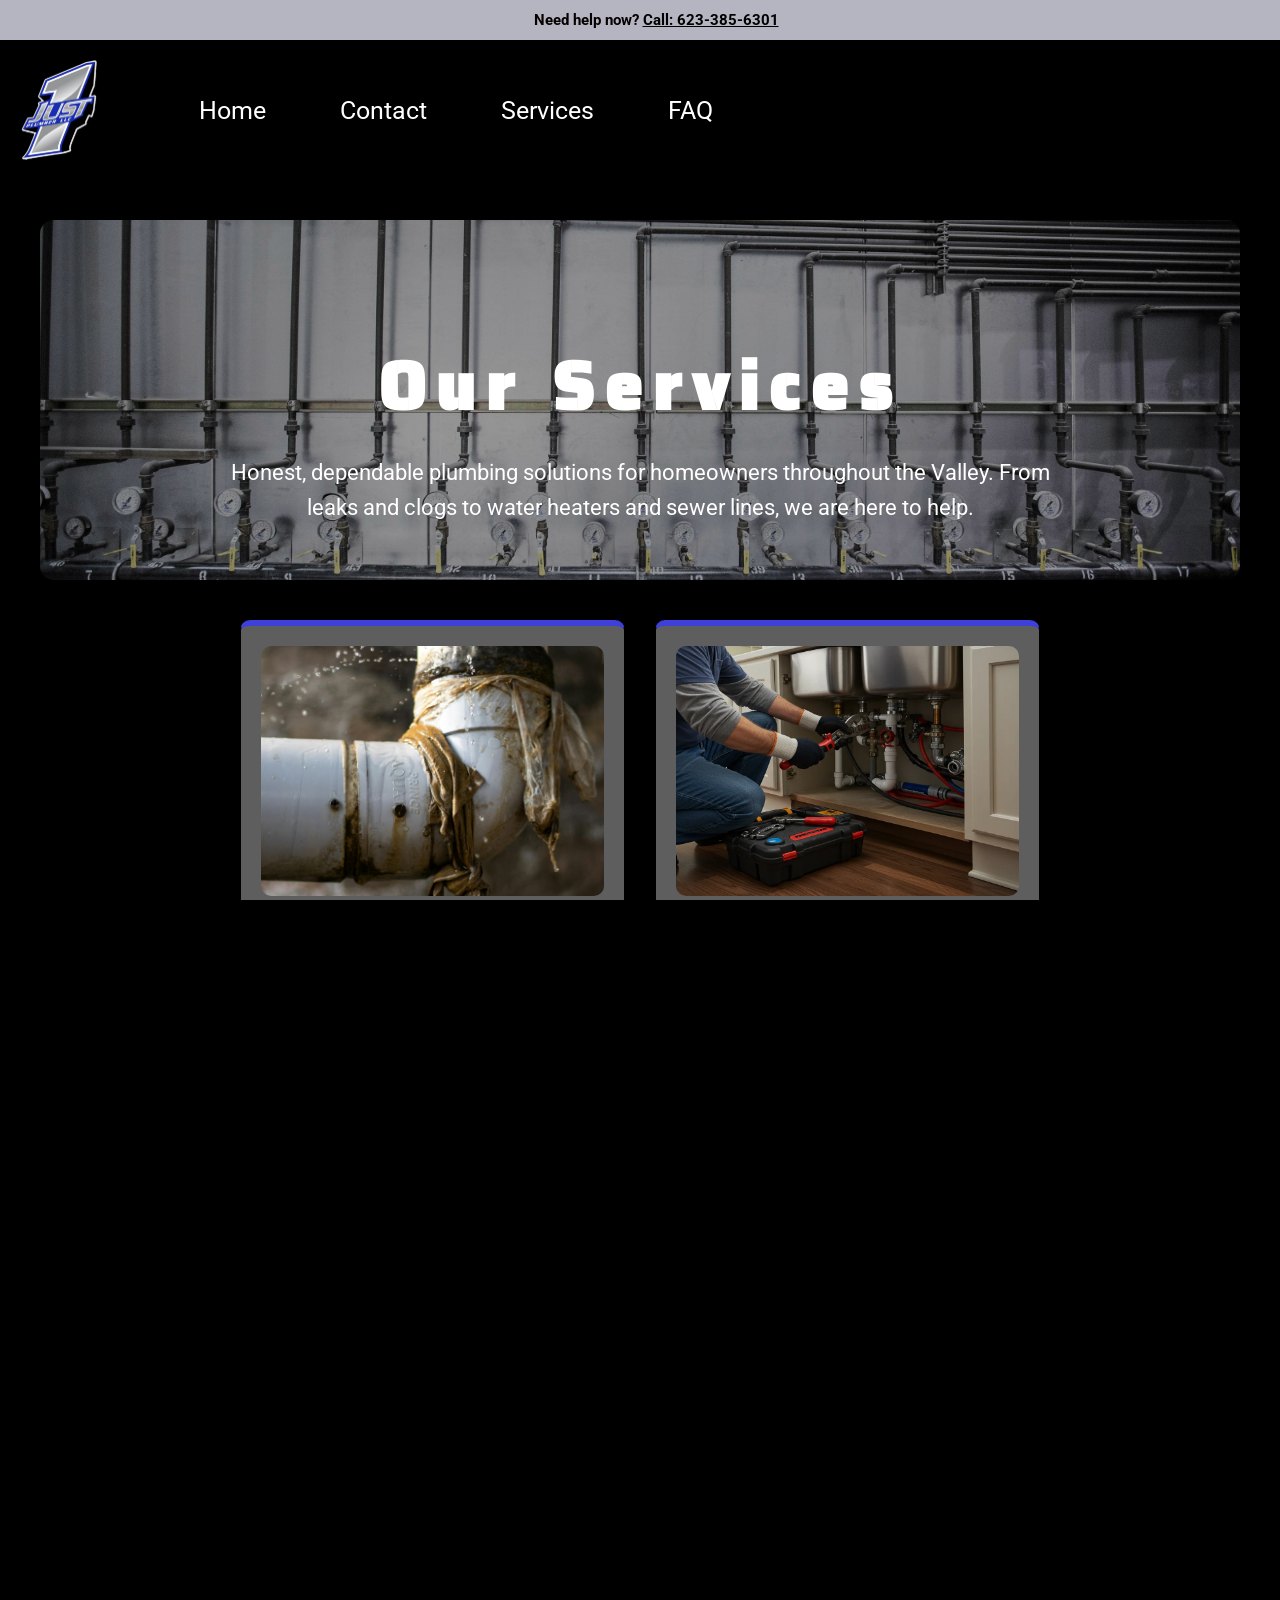
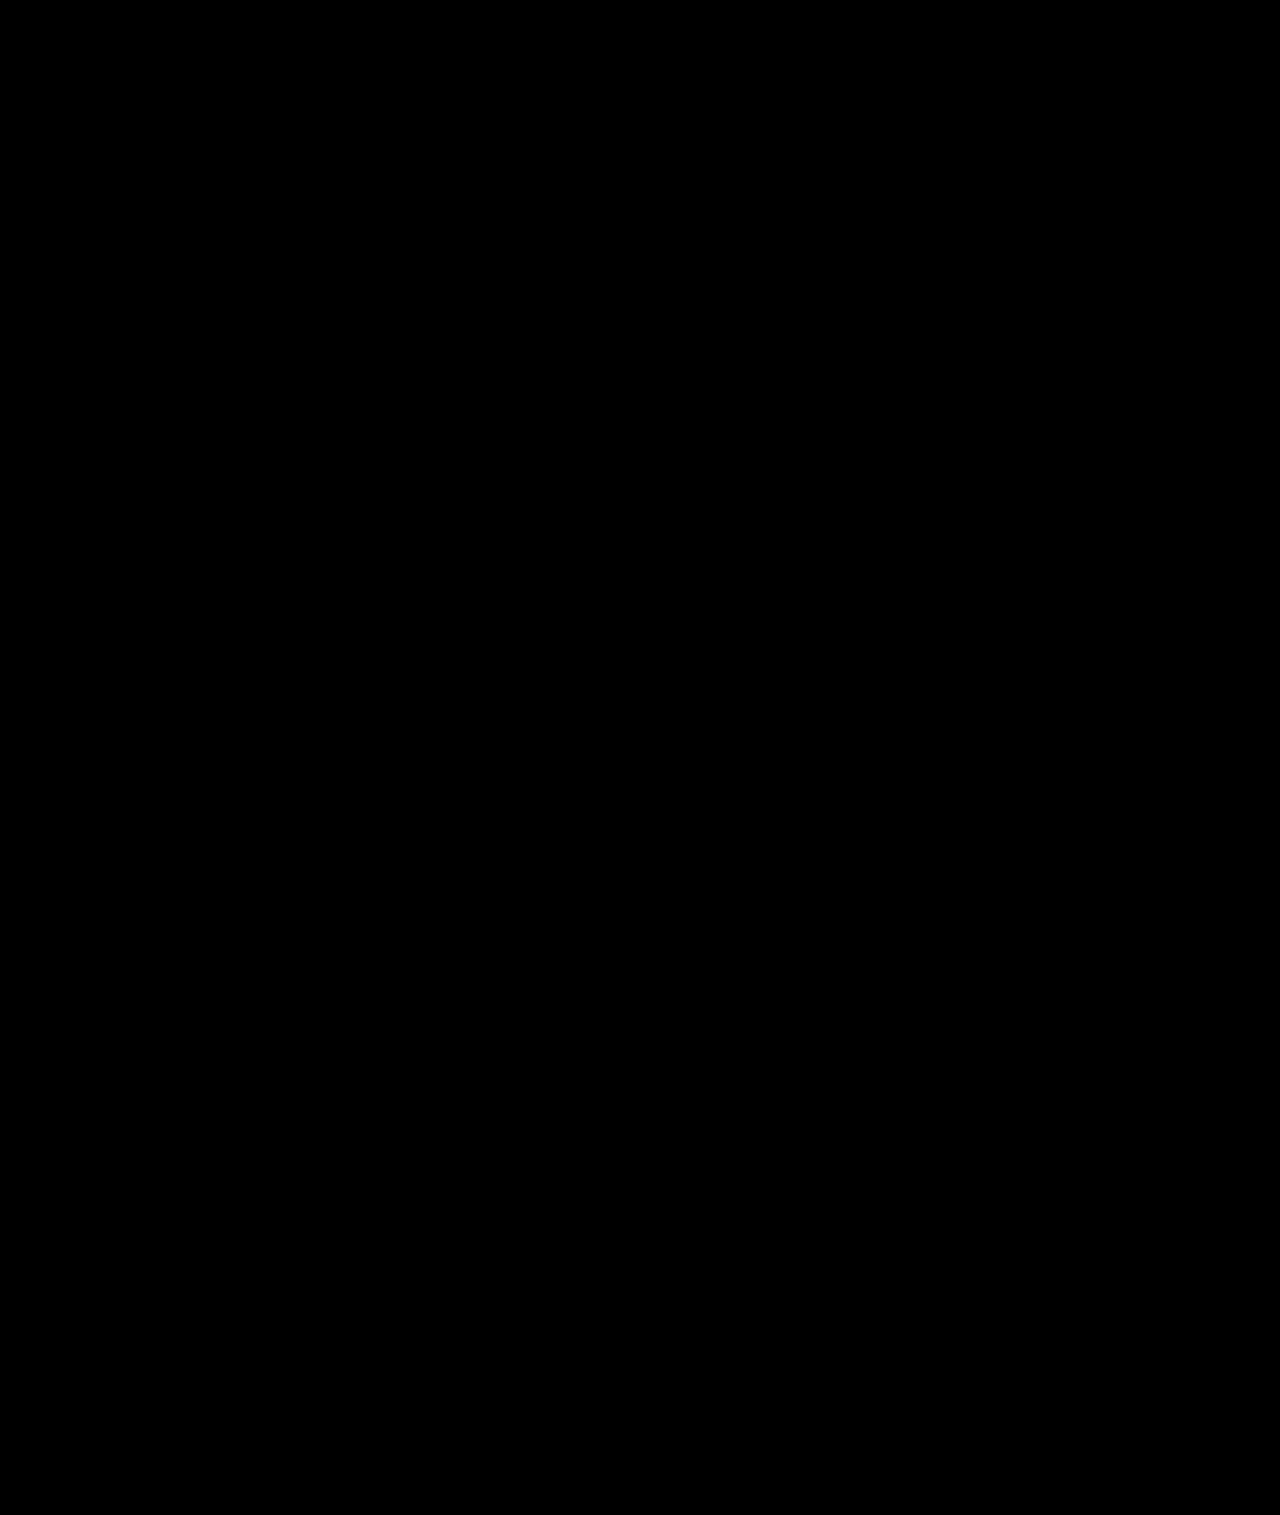
<file: services.html>
<!DOCTYPE html>
<html lang="en">
<head>
        <meta charset="UTF-8">
        <meta name="viewport" content="width=device-width, initial-scale=1.0">
        <title>Our Services | Just One Plumber</title>
        <meta name="description" content="Just One Plumber offers drain cleaning, leak detection, water heater repair, sewer line repair, fixture installation, and more throughout the Valley.">
            <meta name="author" content="Superstition Web Developers">
            <meta property="og:title" content="Just One Plumber Home Page">
            <meta property="og:description" content="Home Page for Just One Plumber. Click here to learn more!">
            <meta property="og:image" content="images/Justone.PNG">
            <link rel="stylesheet" href="styles/main.css">
            <link rel="apple-touch-icon" sizes="180x180" href="#">
            <link rel="icon" type="image/png" sizes="32x32" href="#">
            <link rel="icon" type="image/png" sizes="16x16" href="#">
            <link rel="icon" href="images/favicon.PNG">
            <script src="js/main.js" defer></script>
            <link rel="preconnect" href="https://fonts.googleapis.com">
            <link rel="preconnect" href="https://fonts.gstatic.com" crossorigin>
            <link href="https://fonts.googleapis.com/css2?family=Roboto:ital,wght@0,100..900;1,100..900&family=Saira+Stencil+One&display=swap" rel="stylesheet">
    </head>
    <body>
         <div class="callnow">
                <p>Need help now? <a href="tel:6233856301">Call: 623-385-6301</a></p>
    </div>
        <header class="site-header">
    <div class="top-bar">
        <a href="index.html" class="logo-link">
            <img src="images/Justone.PNG" class="logo" alt="Just One Plumber Logo">
        </a>

        <div class="icon" onclick="hMenu()">
            <div id="hamburger-icon">
                <span></span>
                <span></span>
                <span></span>
            </div>
        </div>
    </div>

    <nav id="links">
        <a href="index.html" class="nav-link">Home</a>
        <a href="contact.html" class="nav-link">Contact</a>
        <a href="services.html" class="nav-link">Services</a>
        <a href="faq.html" class="nav-link">FAQ</a>
    </nav>
</header>  
        <main class="services-main">
            <section class="services-hero">
    <img src="images/commercial.jpg" alt="Professional plumbing service" class="services-hero-image">
    <div class="services-hero-text">
        <h1>Our Services</h1>
            <p>
                Honest, dependable plumbing solutions for homeowners throughout the Valley.
                From leaks and clogs to water heaters and sewer lines, we are here to help.
            </p>
    </div>
</section>
            <section class="services-grid">

                <article class="service-card">
                    <img src="images/plumb2.jpg" alt="Drain cleaning service" class="service-image">
                    <h2>Drain Cleaning</h2>
                    <p>Clear clogged or slow drains and get things flowing again.</p>
                    <a href="contact.html" class="service-button">Get Drain Help</a>
                </article>

                <article class="service-card">
                    <img src="images/repair.jpg" alt="Leak detection service" class="service-image">
                    <h2>Leak Detection</h2>
                    <p>Find leaks early and help prevent bigger plumbing problems.</p>
                    <a href="contact.html" class="service-button">Find a Leak</a>
                </article>

                <article class="service-card">
                    <img src="images/waterheater.jpg" alt="Water heater repair service" class="service-image">
                    <h2>Water Heater Repair</h2>
                    <p>Get dependable hot water back with quality repair service.</p>
                    <a href="contact.html" class="service-button">Schedule Repair</a>
                </article>

                <article class="service-card">
                    <img src="images/slableak.jpg" alt="Sewer line repair service" class="service-image">
                    <h2>Sewer Line Repair</h2>
                    <p>Help for damaged, clogged, or backed-up sewer lines.</p>
                    <a href="contact.html" class="service-button">Sewer Line Help</a>
                </article>

                <article class="service-card">
                    <img src="images/trim.jpg" alt="Fixture installation service" class="service-image">
                    <h2>Fixture Installation</h2>
                    <p>Install sinks, faucets, and other plumbing fixtures cleanly.</p>
                    <a href="contact.html" class="service-button">Schedule Install</a>
                </article>

                <article class="service-card">
                    <img src="images/bathroom.jpg" alt="More plumbing services" class="service-image">
                    <h2>And More</h2>
                    <p>If you do not see what you need listed, contact us and ask.</p>
                    <a href="contact.html" class="service-button">Contact Us</a>
                </article>

            </section>
            <section class="services-trust-banner">
    <img src="images/bathroom.jpg" alt="Professional plumbing service area" class="services-trust-image">

    <div class="services-trust-overlay">
        <p>Honest Service • Quality Work • Locally Owned • Valley Wide</p>
    </div>
</section>
 <section class="services-callout-box">
    <h2>Need Plumbing Help You Can Count On?</h2>
    <p>
        Do not wait for a small plumbing problem to turn into a bigger and more expensive one.
        Whether you are dealing with a leak, clog, water heater issue, or another plumbing concern,
        Just One Plumber is ready to provide dependable service throughout the Valley.
    </p>
    <p>
        Call <a href="tel:623-385-6301">623-385-6301</a> today or visit our
        <a href="contact.html">Contact Page</a> to schedule service.
    </p>
</section>
        
        </main>

                
        <a href="index.html" class="services-home-button">Return Home</a>
        <footer>
            <div class="footer-left">
                <p>Just One Plumber, LLC</p>
                <p>Serving the Valley</p>
                <a href="tel:623-385-6301">
                    <p>623-385-6301</p>
                </a>
            </div>
            <div class="footer-right">
                <!-- <a href="https://www.linkedin.com" target="_blank" class="linkedin"><img src="images/linkedin.svg" alt="linkedin link" class="linkedin"></a>
                <a href="https://www.instagram.com" target="_blank" class="instagram"><img src="images/instagram.svg" alt="instagram link" class="instagram"></a> -->
                <p>Juan Ramirez</p>
                <p>&copy; <span id="currentYear"></span> | Just One Plumber, LLC</p>
                <p id="lastModified"></p>
            </div>
        </footer>
    </body>
</file>
<file: styles/main.css>
header {
    display: flex;
    flex-direction: row;
    justify-content: space-between;
    align-items: center;
    width: 100%;
    padding: 0 20px;
}

.nav-link {
    text-decoration: none;
    color: white;
    font-size: 25px;
    padding: 8px 12px;
    border-radius: 8px;
    transition: color 0.2s ease-in-out;
}

.nav-link:hover {
    color: blue;
}

.navbar {
    display: flex;
    gap: 50px;
    flex: 1;
    justify-content: center;
}

#links {
    display: flex;
    gap: 50px;
}

.logo {
    max-height: 100px;
    margin: 20px 50px 20px 0px;
    flex-shrink: 0;
}

.logo:hover {
    cursor: pointer;
}
.callnow {
    grid-column: 1/3;
    width: 100%;
    background: rgb(180, 181, 192);
    color: rgb(8, 1, 1);
    text-align: center;
    padding: 0.7rem 1rem;
    font-size: 0.95rem;
    font-weight: 700;
    position: sticky;
    top: 0;
    z-index: 1100;
}

.callnow p {
    margin: 0;
}

.callnow a {
    color: black;
    text-decoration: underline;
}
.title {
    font-family: 'Saira Stencil One', sans-serif;
    font-size: 50px;
    grid-row: 2/3;
    grid-column: 2/3;
}
.subtitle{
    font-family: 'Saira Stencil One', sans-serif;
    display: inline-block;
    background-color: rgba(0, 72, 255, 0.384);
    padding: 10px 20px;
    border-radius: 8px;
    margin-top: 20px;
}

html, body {
    overflow-x: hidden;
    margin: auto;
    scroll-behavior: smooth;
}

html {
    max-width: 100%;
    margin: 0;
    height: 100%;
    background-color: black;
    color: white;
}

body {
    font-family: 'Roboto', sans-serif;
    display: grid;
    grid-template-rows: auto;
    grid-template-columns: 1fr 3fr;
    height: 100%;
    text-align: center;
    font-size: 20px;
    max-width: 1500px;
    min-height: 100%;
}

.main-description {
    grid-row: 2/3;
    grid-column: 2/3;
}

.contact-section {
    margin-top: 15px;
    grid-column: 1/3;
    text-align: center;
    display: flex;
    flex-direction: column;
    align-items: center;
    margin-bottom: 50px;
}

.contact-info a:visited, .service-link:visited, .services-home-button:visited {
    color: blue;
}

.contact-info {
    display: inline-block;
    text-align: center;
    margin: auto;
}

.contact-info td {
    padding: 30px 10px 10px 0;
    text-align: left;
}

.services {
    max-width: 300px;
    text-align: left;
    display: inline-block;
    margin-bottom: 200px;
}

.services-home-button {
    grid-column: 1/3;
    margin-top: 100px;
    text-align: center;
    margin-bottom: 100px;
    max-width: 200px;
    max-height: 70px;
    font-size: 20px;
    justify-self: center;
    align-self: center;
    padding: 10px;
}

.description2 {
    margin-top: 50px;
}
.servicepics {
    grid-column: 1/3;
    display: flex;
    width: 100%;
}

.new-build, .residential, .commercial{
    min-width: 33.33%;
    grid-column: 1/3;
    transition: transform 0.5s ease;
    font-family: 'Saira Stencil One', sans-serif;
}

.new-build:hover, .residential:hover, .commercial:hover {
    transform: scale(1.1);
}

.new-build img, .residential img, .commercial img{
    max-width: 350px;
    grid-column: 1/3;
}

footer {
    grid-row: 8/9;
    grid-column: 1/3;
    font-size: 15px;
    display: flex;
    justify-content: center;
    background-color: rgb(63, 63, 217);
    color: white;
    margin-bottom: 0;
}

.footer-left a {
    text-decoration: none;
    color: white;
    transition: color 0.2s ease;
}

.footer-left a:hover {
    color: rgb(255, 200, 0);
}
.footer-right {
    margin-left: 50px;
} 

.contact {
        display: block;
        text-decoration: none;
        color: black;
        background-color: rgb(221, 221, 221);
        border: solid black 1px;
        border-radius: 10px;
        padding: 10px 90px;
        margin: 30px 50px;
        font-size: 20px;
        font-weight: 800;
        max-width: 200px;
    }

.contact:hover {
    background-color: rgb(63, 63, 217);
    color: white;
    transform: scale(1.05);
}

.contact:active {
    transform: scale(0.97);
}  

.reviews {
    grid-column: 1/3;
    margin: 50px auto;
    padding: 20px;
    max-width: 1000px;
    text-align: center;
}

.reviews h2 {
    width: 100%;
    margin-bottom: 30px;
    grid-column: 1/3;
    grid-row: 5/6;
}

.review-box {
    background-color: rgb(245, 245, 245);
    border: 1px solid black;
    border-radius: 10px;
    padding: 20px;
    animation: slideInOut 12s linear infinite; 
    grid-column: 1/3;
}

#reviewText {
    font-size: 20px;
    margin: 0;
}

#reviewAuthor {
    font-size: 17px;
    margin-top: 15px;
    font-weight: bold;
}

@keyframes slideInOut {
    0% { transform: translateX(100%); opacity: 0; }
    15% { transform: translateX(0); opacity: 1; }
    85% { transform: translateX(0); opacity: 1; }
    100% { transform: translateX(-100%); opacity: 0; }
}
/* contact Box*/

main {
    padding: 10px;
}

.contact-info, .name {
    grid-column: 2/3;
    grid-row: 2/3;
    text-align: center;
    
}
.name {
    grid-column: 1/3;
    grid-row: 2/3;
    text-align: center;
    font-family: 'Saira Stencil One', sans-serif;
    font-size: 40px;
    position: relative;
    padding-bottom: 14px;
    margin-bottom: 20px;
}

.name::after {
    content: "";
    display: block;
    width: 55%;
    height: 13px;
    background-color: rgb(63, 63, 217);
    margin: 8px auto 0 auto;
}
.contact-box {
    padding: 20px;
    width: 100%;
    max-width: 500px;
    background-color: rgb(94, 94, 94);
    border: 1px solid black;
    border-radius: 10px;
    grid-column: 1/3;
    justify-self: center;
    margin-bottom: 30px;
}

.contact-box form {
    display: flex;
    flex-direction: column;
    text-align: left;
}

.contact-box input,
.contact-box textarea {
    font-size: 13px;
    padding: 8px;
    margin-bottom: 15px;
}

.contact-box textarea {
    height: 120px;
}

.contact-box input[type="submit"] {
    width: 120px;
    margin: auto;
    cursor: pointer;
}
/* Services Page */

.services-main {
    grid-column: 1 / 3;
    padding: 20px;
    text-align: center;
}


.services-hero {
    position: relative;
    width: 100%;
    max-width: 1200px;
    margin: 20px auto 40px auto;
    border-radius: 14px;
    overflow: hidden;
}

.services-hero-image {
    width: 100%;
    height: 360px;
    object-fit: cover;
    display: block;
    filter: brightness(60%);
}

.services-hero-text {
    position: absolute;
    top: 50%;
    left: 50%;
    transform: translate(-50%, -50%);
    width: 85%;
    color: white;
    text-align: center;
}

.services-grid {
    display: grid;
    grid-template-columns: 1fr 1fr;
    gap: 30px;
    max-width: 800px;
    margin: 0 auto;
}

.service-card {
    background-color: rgb(94, 94, 94);
    border: 1px solid black;
    border-top: 6px solid rgb(63, 63, 217);
    border-radius: 10px;
    padding: 20px;
    transition: transform 0.3s ease;
    max-height: 500px;
}

.service-card:hover {
    transform: scale(1.03);
}

.service-image {
    width: 100%;
    max-width: 100%;
    height: 250px;
    object-fit: cover;
    border-radius: 10px;
    margin-bottom: 15px;
}

.service-card h2 {
    font-size: 25px;
    margin-bottom: 10px;
}

.service-card p {
    font-size: 15px;
    line-height: 1.5;
    margin-bottom: 20px;
}
.services-extra {
    max-width: 900px;
    margin: 40px auto 20px auto;
    padding: 25px;
    background-color: rgb(245, 245, 245);
    border-left: 8px solid rgb(63, 63, 217);
    border-radius: 10px;
}

.services-extra h2 {
    margin-top: 0;
    font-size: 28px;
}
.service-button,
.services-home-button {
    display: inline-block;
    text-decoration: none;
    color: black;
    background-color: rgb(221, 221, 221);
    border: 1px solid black;
    border-radius: 10px;
}

.service-button {
    padding: 10px 20px;
}

.service-button:hover,
.services-home-button:hover {
    background-color: rgb(63, 63, 217);
    color: white;
}
.services-trust-banner {
    position: relative;
    width: 100%;
    max-width: 1100px;
    margin: 45px auto 25px auto;
    border-radius: 14px;
    overflow: hidden;
}

.services-trust-image {
    width: 100%;
    height: 160px;
    object-fit: cover;
    display: block;
    filter: brightness(50%);
}

.services-trust-overlay {
    position: absolute;
    top: 50%;
    left: 50%;
    transform: translate(-50%, -50%);
    width: 90%;
    text-align: center;
}

.services-trust-overlay p {
    color: white;
    font-size: 24px;
    font-weight: bold;
    line-height: 1.5;
    margin: 0;
    text-shadow: 2px 2px 6px rgba(0, 0, 0, 0.45);
}
.services-callout-box {
    max-width: 950px;
    margin: 50px auto 20px auto;
    padding: 30px;
    background-color: rgb(94, 94, 94);
    border-left: 8px solid rgb(63, 63, 217);
    border-radius: 12px;
    text-align: center;
}

.services-callout-box h2 {
    font-family: 'Saira Stencil One', sans-serif;
    font-size: 30px;
    margin-top: 0;
    margin-bottom: 20px;
}

.services-callout-box p {
    font-size: 20px;
    line-height: 1.7;
    margin-bottom: 18px;
}

.services-callout-box a {
    color: rgb(255, 200, 0);
    text-decoration: underline;
    text-underline-offset: 4px;
    font-weight: bold;
    transition: color 0.2s ease;
}

.services-callout-box a:hover {
    color: rgb(255, 225, 80);
}
.services-hero-text h1 {
    font-family: 'Saira Stencil One', sans-serif;
    font-size: 68px;
    margin-bottom: 15px;
    letter-spacing: 10px;
}

.services-hero-text p {
    font-size: 22px;
    line-height: 1.6;
    max-width: 850px;
    margin: 0 auto;
}

@media (max-width: 800px) {
    .services-hero-text h1 {
        font-size: 30px;
        letter-spacing: 2px;
    }

    .services-hero-text p {
        font-size: 15px;
    }
}
/*NOT SURE IF THIS WILL HELP THE HEADER*/
/*.site-header {
    display: flex;
    justify-content: space-between;
    align-items: flex-start;
    grid-row: 1/2;
    grid-column: 1/3;
    width: 100%;
}*/

.index-top {
    grid-column: 1/3;
}
.hero-split {
    grid-column: 1/3;
    max-width: 1200px;
    margin: 30px auto 40px auto;
    display: grid;
    grid-template-columns: 1fr 1fr;
    gap: 30px;
    align-items: center;
    padding: 0 20px;
}

.hero-split-left {
    border-left: 8px solid rgb(63, 63, 217);
    border-radius: 12px;
    padding: 35px;
    text-align: left;
    background-color: rgb(94, 94, 94);
    color: white;
}

.hero-split-left h1 {
    font-family: 'Saira Stencil One', sans-serif;
    font-size: 52px;
    margin-top: 0;
    margin-bottom: 20px;
}

.hero-split-left p {
    font-size: 22px;
    line-height: 1.7;
    margin-bottom: 20px;
}

.hero-split-left h2 {
    font-size: 20px;
    margin-bottom: 25px;
}

.hero-split-right {
    display: flex;
    justify-content: center;
}

.hero-split-image {
    width: 100%;
    max-width: 560px;
    height: 460px;
    object-fit: cover;
    border-radius: 12px;
}
.hero-buttons {
    display: flex;
    gap: 18px;
    flex-wrap: wrap;
    margin-top: 25px;
}

.hero-button {
    position: relative;
    display: inline-block;
    overflow: hidden;
    text-decoration: none;
    padding: 16px 28px;
    border-radius: 14px;
    font-size: 19px;
    font-weight: 800;
    letter-spacing: 0.3px;
    transition: transform 0.25s ease, box-shadow 0.25s ease, background-color 0.25s ease;
    box-shadow: 0 10px 25px rgba(0, 0, 0, 0.2);
}

.primary-hero-button {
    background: linear-gradient(135deg, rgb(63, 63, 217), rgb(35, 35, 155));
    color: white;
    border: 2px solid transparent;
    box-shadow: 0 0 18px rgba(63, 63, 217, 0.35), 0 10px 25px rgba(0, 0, 0, 0.2);

}

.secondary-hero-button {
    background-color: white;
    color: rgb(63, 63, 217);
    border: 2px solid rgb(63, 63, 217);
}

.hero-button:hover {
    transform: translateY(-4px) scale(1.02);
    box-shadow: 0 14px 30px rgba(0, 0, 0, 0.28);
}

.primary-hero-button:hover {
    background: linear-gradient(135deg, rgb(75, 75, 235), rgb(40, 40, 170));
}

.secondary-hero-button:hover {
    background-color: rgb(63, 63, 217);
    color: white;
}

.hero-button:active {
    transform: scale(0.96);
}
.hero-button .ripple {
    position: absolute;
    border-radius: 50%;
    transform: scale(0);
    animation: ripple-effect 0.6s linear;
    background-color: rgba(255, 255, 255, 0.45);
    pointer-events: none;
}

@keyframes ripple-effect {
    to {
        transform: scale(4);
        opacity: 0;
    }
}

@media (max-width: 800px) {
    .hero-split {
        grid-template-columns: 1fr;
    }

    .hero-split-left h1 {
        font-size: 36px;
    }

    .hero-split-left p {
        font-size: 18px;
    }

    .hero-split-image {
        height: 280px;
    }
}
.logo-link {
    text-decoration: none;
}

.logo {
    width: auto;
    display: block;
}
/*GOOgle SVG for reviews*/
.review-icon {
    width: 16px;
    height: 16px;
    vertical-align: middle;
    margin-right: 6px;
}
/*FAQ page stuff*/
.faq-page {
    grid-column: 1 / 3;
    padding: 20px;
}

.faq-top {
    text-align: center;
    margin-bottom: 30px;
}

.faq-layout {
    display: grid;
    grid-template-columns: 2fr 1fr;
    gap: 30px;
    max-width: 1200px;
    margin: 0 auto 40px auto;
    align-items: start;
}

.faq-left {
    display: flex;
    flex-direction: column;
    gap: 20px;
}

.faq-right {
    display: flex;
    flex-direction: column;
    gap: 20px;
}

.faq-item {
    background-color: rgb(94, 94, 94);
    border: 1px solid black;
    border-radius: 10px;
    overflow: hidden;
}

.faq-question {
    width: 100%;
    background-color: rgb(63, 63, 217);
    color: white;
    border: none;
    padding: 20px;
    text-align: left;
    font-size: 22px;
    font-weight: bold;
    cursor: pointer;
    display: flex;
    justify-content: space-between;
    align-items: center;
}

.faq-question:hover {
    background-color: rgb(40, 40, 170);
}

.faq-symbol {
    font-size: 28px;
    font-weight: bold;
}

.faq-answer {
    overflow: hidden;
    max-height: 0;
    opacity: 0;
    transition: max-height 0.4s ease-in-out, opacity 0.3s ease-in-out;
    text-align: left;
}

.faq-answer p {
    padding: 20px;
}

.faq-answer.show {
    opacity: 1;
}

.faq-question.active .faq-symbol {
    transform: rotate(45deg);
}
.faq-symbol {
    transition: transform 0.3s ease;
    display: inline-block;
}

.faq-side-image {
    width: 100%;
    height: 300px;
    object-fit: cover;
    border-radius: 12px;
}

.faq-side-box {
    background-color: rgb(94, 94, 94);
    border-left: 8px solid rgb(63, 63, 217);
    border-radius: 10px;
    padding: 20px;
    text-align: left;
}

.faq-side-box h2 {
    margin-top: 0;
    font-size: 28px;
}

.faq-side-box p {
    font-size: 20px;
    margin: 10px 0;
}

.faq-bottom {
    max-width: 1200px;
    margin: 0 auto 40px auto;
    text-align: center;
}

.faq-bottom-image {
    width: 100%;
    max-width: 1200px;
    height: 260px;
    object-fit: cover;
    border-radius: 12px;
    margin-bottom: 25px;
}

.faq-bottom-buttons a {
    margin: 100px 50px;
}

.contact-link:visited {
    color: blue;
    text-decoration: none;
}

@media (max-width: 900px) {
    .faq-layout {
        grid-template-columns: 1fr;
    }

    .faq-side-image {
        height: 220px;
    }

    .faq-bottom-image {
        height: 200px;
    }

    .faq-question {
        font-size: 18px;
        padding: 16px;
    }

    .faq-answer {
        font-size: 16px;
    }

    .faq-side-box h2 {
        font-size: 24px;
    }

    .faq-side-box p {
        font-size: 18px;
    }
    
}
/* Contact page new layout */
.contact-page-layout {
    grid-column: 1 / 3;
}

.contact-two-column {
    grid-column: 1 / 3;
    display: grid;
    grid-template-columns: 1fr 1fr;
    gap: 30px;
    max-width: 1100px;
    width: 100%;
    margin: 30px auto;
    align-items: stretch;
    padding: 0 20px;
}

.contact-welcome-box {
    background-color: rgb(94, 94, 94);
    border-left: 8px solid rgb(63, 63, 217);
    border-radius: 10px;
    padding: 25px;
    text-align: left;
    display: flex;
    flex-direction: column;
    justify-content: center;
}

.contact-welcome-box h2 {
    margin-top: 0;
    font-size: 30px;
}

.contact-welcome-box p {
    font-size: 18px;
    line-height: 1.5;
    margin-bottom: 15px;
}

.contact-info-box {
    grid-column: auto;
    grid-row: auto;
    display: table;
    margin: 20px 0 0 0;
    text-align: left;
    font-size: 20px;
}

.contact-info-box td {
    padding: 10px 10px 10px 0;
}

.contact-info-box a {
    color: rgb(255, 200, 0);
    text-decoration: underline;
    text-underline-offset: 4px;
    font-weight: bold;
    transition: color 0.2s ease;
}

.contact-info-box a:hover {
    color: rgb(255, 225, 80);
}
.contact-two-column .contact-box {
    grid-column: auto;
    width: 100%;
    max-width: 460px;
    justify-self: stretch;
    align-self: stretch;
}

.contact-bottom-image-section {
    grid-column: 1 / 3;
    max-width: 1100px;
    margin: 10px auto 30px auto;
    padding: 0 20px;
}

.contact-bottom-image {
    width: 100%;
    height: 280px;
    object-fit: cover;
    border-radius: 12px;
    display: block;
}

.contact-return-button {
    display: block;
    margin: 30px auto 80px auto;
    text-align: center;
}
.service-reveal-card {
    position: relative;
    overflow: hidden;
    border-radius: 12px;
}

.service-reveal-card h2 {
    position: absolute;
    bottom: 20px;
    left: 20px;
    right: 20px;
    margin: 0;
    color: white;
    z-index: 1;
    text-shadow: 2px 2px 6px rgba(0, 0, 0, 0.5);
}

.service-reveal-card img {
    filter: brightness(70%);
    transition: transform 0.3s ease, filter 0.3s ease;
}

.service-reveal-text {
    position: absolute;
    left: 0;
    right: 0;
    bottom: 0;
    background-color: rgb(94, 94, 94);
    padding: 20px;
    text-align: left;
    transform: translateY(100%);
    transition: transform 0.35s ease;
    z-index: 3;
}

.service-reveal-text p {
    margin-top: 0;
    margin-bottom: 15px;
    font-size: 17px;
    line-height: 1.5;
    color: black;
}

.service-reveal-card:hover .service-reveal-text {
    transform: translateY(0);
}

.service-reveal-card:hover img {
    transform: scale(1.05);
    filter: brightness(50%);
}

.service-reveal-card.active .service-reveal-text {
    transform: translateY(0);
}

.service-reveal-card.active img {
    filter: brightness(50%);
}
.reviews {
    grid-row: 6/7;
    grid-column: 1/3;
    margin: 50px auto;
    padding: 20px;
    max-width: 1000px;
    text-align: center;
}

.reviews h2 {
    font-family: 'Saira Stencil One', sans-serif;
    font-size: 34px;
    margin-bottom: 25px;
}

.review-box {
    background-color: rgb(94, 94, 94);
    border-left: 8px solid rgb(63, 63, 217);
    border-radius: 14px;
    padding: 35px 30px;
    max-width: 900px;
    margin: 0 auto;
    animation: none;
    position: relative;
}

.review-stars {
    font-size: 28px;
    color: gold;
    margin-bottom: 20px;
    letter-spacing: 4px;
}

#reviewText {
    font-size: 22px;
    line-height: 1.7;
    margin-bottom: 20px;
}

#reviewAuthor {
    font-size: 18px;
    font-weight: bold;
    margin-bottom: 25px;
}

.review-controls {
    display: flex;
    justify-content: center;
    gap: 15px;
    margin-bottom: 20px;
}

.review-btn {
    width: 45px;
    height: 45px;
    border: none;
    border-radius: 50%;
    background-color: rgb(63, 63, 217);
    color: white;
    font-size: 22px;
    cursor: pointer;
}

.review-btn:hover {
    background-color: rgb(40, 40, 170);
}

.review-dots {
    display: flex;
    justify-content: center;
    gap: 10px;
}

.review-dot {
    width: 12px;
    height: 12px;
    border-radius: 50%;
    background-color: rgb(190, 190, 190);
    display: inline-block;
    cursor: pointer;
}

.active-dot {
    background-color: rgb(63, 63, 217);
}
.home-final-banner {
    grid-column: 1/3;
    position: relative;
    width: 100%;
    max-width: 1200px;
    margin: 50px auto;
    border-radius: 14px;
    overflow: hidden;
    min-height: 380px;
}

.home-final-banner-image {
    width: 100%;
    height: 100%;
    min-height: 380px;
    object-fit: cover;
    display: block;
    filter: brightness(50%);
}

.home-final-banner-overlay {
    position: absolute;
    inset: 0;
    display: flex;
    flex-direction: column;
    justify-content: center;
    align-items: center;
    padding: 30px;
    text-align: center;
    color: white;
}

.home-final-banner-overlay h2 {
    font-family: 'Saira Stencil One', sans-serif;
    font-size: 42px;
    margin-bottom: 20px;
}

.home-final-banner-overlay p {
    max-width: 850px;
    font-size: 22px;
    line-height: 1.7;
    margin-bottom: 25px;
}

.home-final-banner-buttons {
    display: flex;
    gap: 20px;
    flex-wrap: wrap;
    justify-content: center;
}

@media (max-width: 800px) {
    html, body {
        overflow-x: clip;
        max-width: 100vw;
        text-align: center;
        height: auto;
    }

    body {
        margin: 0;
        display: flex;
        flex-direction: column;
        min-height: 100vh;
    }

    /* Top call strip */
    .callnow {
        background: rgb(180, 181, 192);
        color: rgb(8, 1, 1);
        text-align: center;
        padding: 0.7rem 1rem;
        font-size: 0.95rem;
        font-weight: 700;
        position: sticky;
        top: 0;
        z-index: 2100;
    }

    .callnow p {
        margin: 0;
    }

    .callnow a {
        color: black;
        text-decoration: underline;
    }

    /* Header / nav */
header {
    position: relative;
    width: 100%;
    display: flex;
    flex-direction: column;
    padding: 0;
}

.top-bar {
    display: flex;
    flex-direction: row;
    justify-content: space-between;
    align-items: center;
    width: 100%;
    padding: 10px 56px;
    box-sizing: border-box;
}

.logo-link {
    display: inline-flex;
    align-items: center;
}

.logo {
    height: auto;
    max-height: 110px;
    width: auto;
    margin: 0;
    display: block;
}

.navbar {
    position: static;
    flex: 1;
    display: block;
    margin: 0;
    padding: 0;
    background: transparent;
}

.navbar a.icon {
    display: block !important;
    position: absolute;
    right: 20px;
    top: 50%;
    transform: translateY(-50%);
    padding: 0;
    margin: 0;
    z-index: 3000;
}

    #links {
        position: absolute;
        top: 100%;
        left: 0;
        width: 100%;
        background-color: rgb(63, 63, 217);
        display: flex;
        flex-direction: column;
        align-items: center;
        overflow: hidden;
        max-height: 0;
        opacity: 0;
        transition: max-height 0.4s ease, opacity 0.3s ease;
        z-index: 1000;
    }

    #links a {
        color: white;
        padding: 15px;
        width: 100%;
        text-align: center;
        font-size: 20px;
        text-decoration: none;
    }

    #links.open {
        max-height: 400px;
        opacity: 1;
    }
#hamburger-icon {
    width: 30px;
    height: 20px;
    position: relative;
    cursor: pointer;
    display: inline-block;
    overflow: visible;
    margin: 0;
}

    #hamburger-icon span {
        display: block;
        position: absolute;
        height: 3px;
        width: 100%;
        background: white;
        border-radius: 9px;
        transition: .2s ease-in-out;
        left: 0;
    }
#hamburger-icon span:nth-child(1) {
    top: 0px;
}

#hamburger-icon span:nth-child(2) {
    top: 10px;
}

#hamburger-icon span:nth-child(3) {
    top: 20px;
}

#hamburger-icon.open span:nth-child(1) {
    top: 10px;
    transform: rotate(45deg);
}

#hamburger-icon.open span:nth-child(2) {
    opacity: 0;
}

#hamburger-icon.open span:nth-child(3) {
    top: 10px;
    transform: rotate(-45deg);
}
    /* Hero split */
    .hero-split {
        grid-template-columns: 1fr;
        padding: 0 15px;
        gap: 20px;
        margin: 20px auto 30px auto;
    }

    .hero-split-left {
        padding: 24px;
        text-align: left;
    }

    .hero-split-left h1 {
        font-size: 36px;
    }

    .hero-split-left p {
        font-size: 18px;
        line-height: 1.6;
    }

    .hero-split-left h2 {
        font-size: 18px;
    }

    .hero-buttons {
        justify-content: center;
    }

    .hero-button {
        width: 100%;
        max-width: 300px;
        text-align: center;
        font-size: 18px;
        padding: 14px 20px;
    }

    .hero-split-image {
        height: 280px;
    }

    /* General home text */
    .title {
        margin-top: 30px;
        font-size: 30px;
        max-width: 100%;
    }

    .main-description,
    .description2 {
        margin: 10px 20px;
        font-size: 18px;
        line-height: 1.6;
    }

    .main-description a,
    .service a {
        text-decoration: none;
    }

    .repair {
        display: block;
        max-width: 100%;
        margin: 30px 0;
        position: inherit;
    }

    .contact-section {
        margin-top: 0;
        padding: 0 15px;
    }

    .contact {
        max-width: 260px;
        width: 100%;
        padding: 12px 20px;
        margin: 20px auto;
    }

    /* Service pics */
    .servicepics {
        display: block;
        width: 100%;
        flex-wrap: wrap;
    }

    .servicepics img {
        margin: 0;
        display: block;
        width: 100%;
        max-width: none;
    }

    .new-build,
    .residential,
    .commercial {
        display: flex;
        flex-direction: column;
        text-align: center;
        align-items: center;
        position: relative;
        width: 100%;
        min-width: 100%;
    }

    .new-build h2,
    .residential h2,
    .commercial h2 {
        position: absolute;
        top: 50%;
        background-color: wheat;
        opacity: 80%;
        font-size: 34px;
        padding: 6px 12px;
    }

    .service-reveal-card h2 {
        font-size: 34px;
    }

    .service-reveal-text {
        transform: translateY(0);
        position: static;
        background-color: rgb(245, 245, 245);
        z-index: 2000;
    }

    .service-reveal-card img {
        filter: brightness(65%);
    }

    /* Reviews */
    .reviews {
        max-width: 90%;
        padding: 10px;
        margin: 30px auto;
    }

    .reviews h2 {
        font-size: 28px;
        margin-bottom: 20px;
    }

    .review-box {
        min-height: 0;
        overflow: visible;
        margin-bottom: 30px;
        animation: none;
        padding: 22px 18px;
    }

    .review-stars {
        font-size: 22px;
        margin-bottom: 15px;
    }

    #reviewText {
        font-size: 16px;
        line-height: 1.6;
    }

    #reviewAuthor {
        font-size: 14px;
    }

    .review-btn {
        width: 40px;
        height: 40px;
        font-size: 18px;
    }

    /* Final CTA banner */
    .home-final-banner-image {
        min-height: 330px;
    }

    .home-final-banner-overlay {
        padding: 20px;
    }

    .home-final-banner-overlay h2 {
        font-size: 28px;
    }

    .home-final-banner-overlay p {
        font-size: 18px;
        line-height: 1.6;
    }

    .home-final-banner-buttons {
        gap: 12px;
    }


/* Contact page */
    .contact-page-layout {
        grid-column: 1 / 2;
        width: 100%;
        box-sizing: border-box;
        overflow: hidden;
    }

    .contact-two-column {
        grid-template-columns: 1fr;
        padding: 0 15px;
        box-sizing: border-box;
        width: 100%;
        max-width: 100vw;
        margin: 20px auto;
        overflow: hidden;
    }

    .contact-welcome-box {
        box-sizing: border-box;
        width: 100%;
        max-width: 100%;
    }

    .contact-two-column .contact-box {
        max-width: 100%;
        width: 100%;
        min-width: 0;
        box-sizing: border-box;
    }

    .contact-info-box {
        width: 100%;
        max-width: 100%;
        box-sizing: border-box;
        font-size: 16px;
    }

    .contact-bottom-image-section {
        padding: 0 15px;
        box-sizing: border-box;
        width: 100%;
        max-width: 100%;
    }

    .contact-bottom-image {
        height: 200px;
        width: 100%;
        box-sizing: border-box;
    }
    /* Services page */
    .services-home-button {
        margin-bottom: 50px;
    }

    .services-title {
        font-size: 36px;
    }

    .services-intro {
        font-size: 20px;
        margin-bottom: 25px;
    }

    .services-grid {
        grid-template-columns: 1fr;
    }

    .service-image {
        height: 150px;
    }

    .service-card h2 {
        font-size: 20px;
    }

    .service-card p {
        font-size: 15px;
    }

    .service-button,
    .services-home-button {
        font-size: 20px;
    }

    .services-trust-image {
        height: 170px;
    }

    .services-trust-overlay p {
        font-size: 20px;
    }

    .services-hero-image {
        height: 220px;
    }

    .services-hero-text {
        width: 90%;
        padding: 10px;
    }

    /* FAQ page */
    .faq-layout {
        grid-template-columns: 1fr;
    }

    .faq-side-image {
        height: 220px;
    }

    .faq-bottom-image {
        height: 200px;
    }

    .faq-question {
        font-size: 18px;
        padding: 16px;
    }

    .faq-answer {
        font-size: 16px;
    }

    .faq-side-box h2 {
        font-size: 24px;
    }

    .faq-side-box p {
        font-size: 18px;
    }
 .faq-bottom-buttons a {
        margin: 20px 10px;
    }

    .faq-bottom-buttons {
        display: flex;
        flex-direction: row;
        justify-content: center;
        flex-wrap: wrap;
        gap: 15px;
        margin-top: 20px;
    }
    /* Footer */
    footer {
        text-align: center;
        display: grid;
        grid-template-columns: 1fr 1fr;
        font-size: 15px;
        padding: 10px;
        place-items: center;
    }

    footer p {
        margin-top: 5px;
    }

    footer a {
        text-decoration: none;
        color: white;
    }

}
</file>
